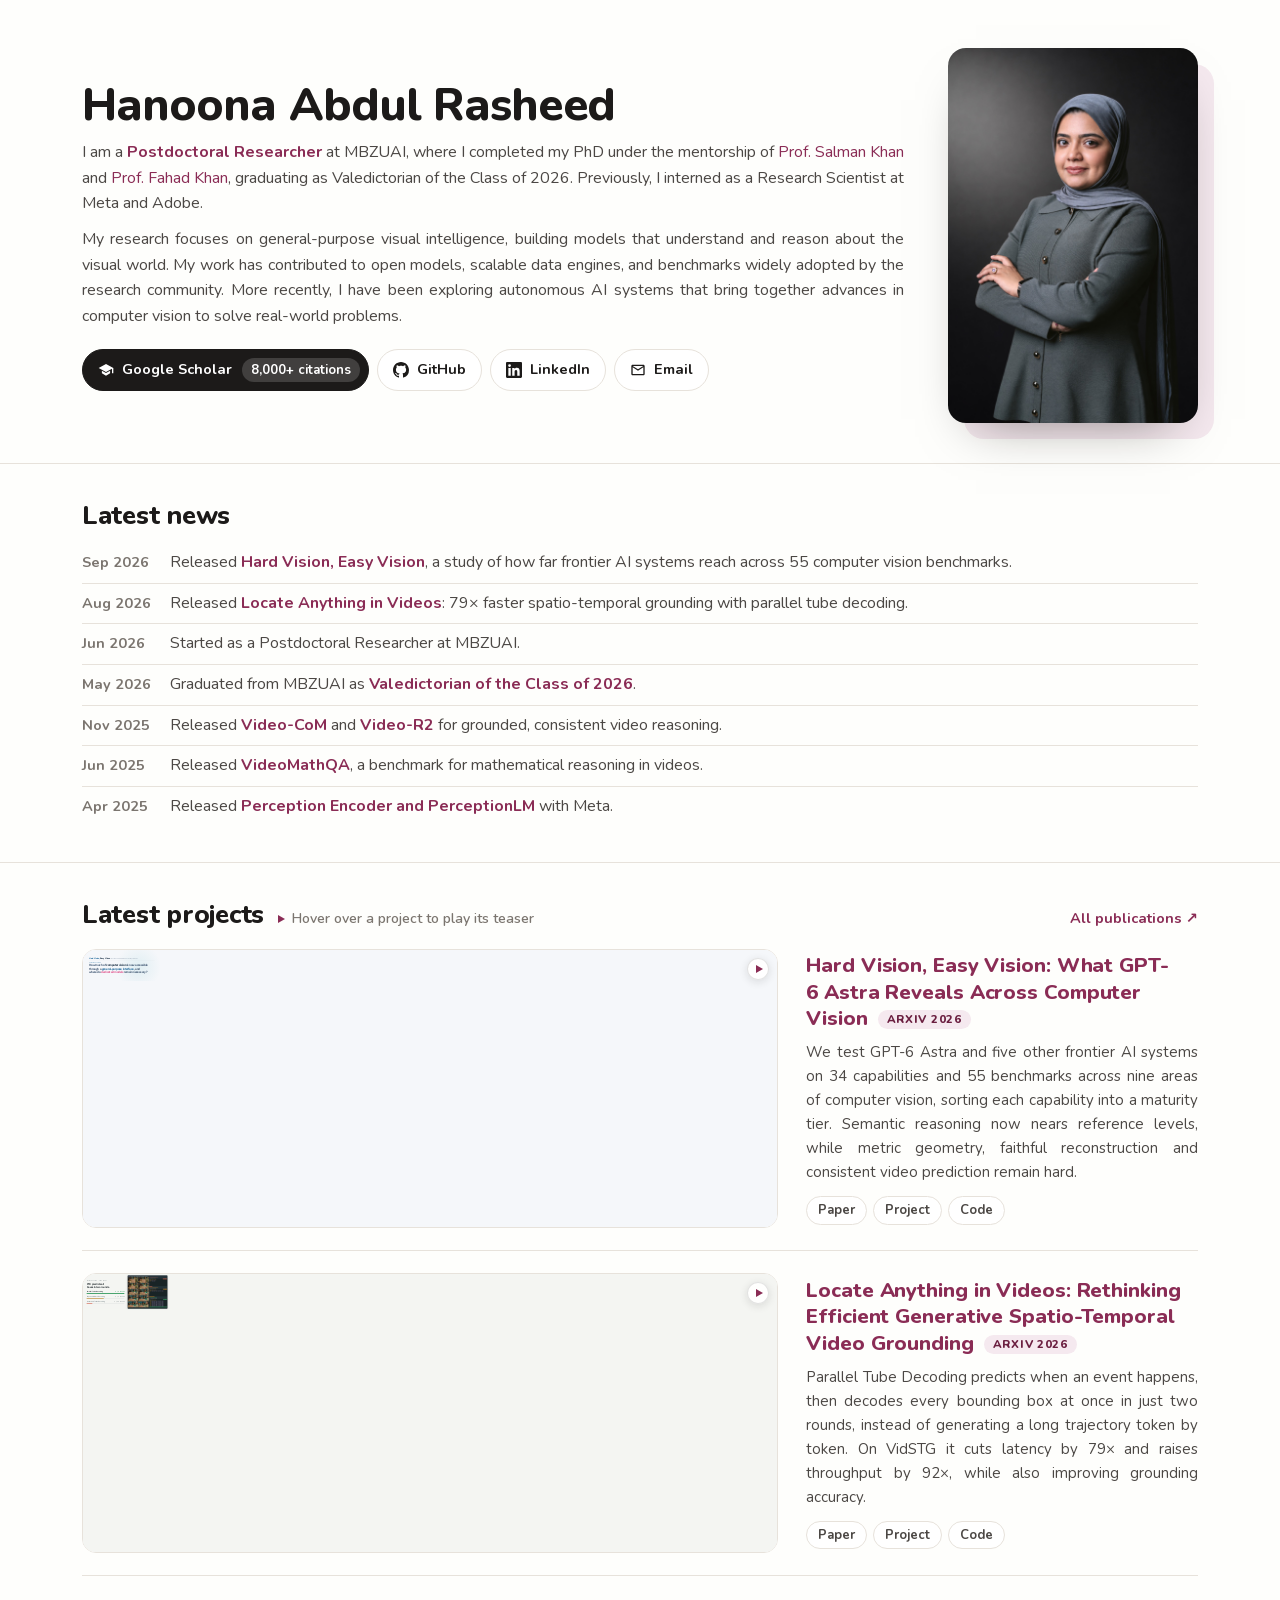
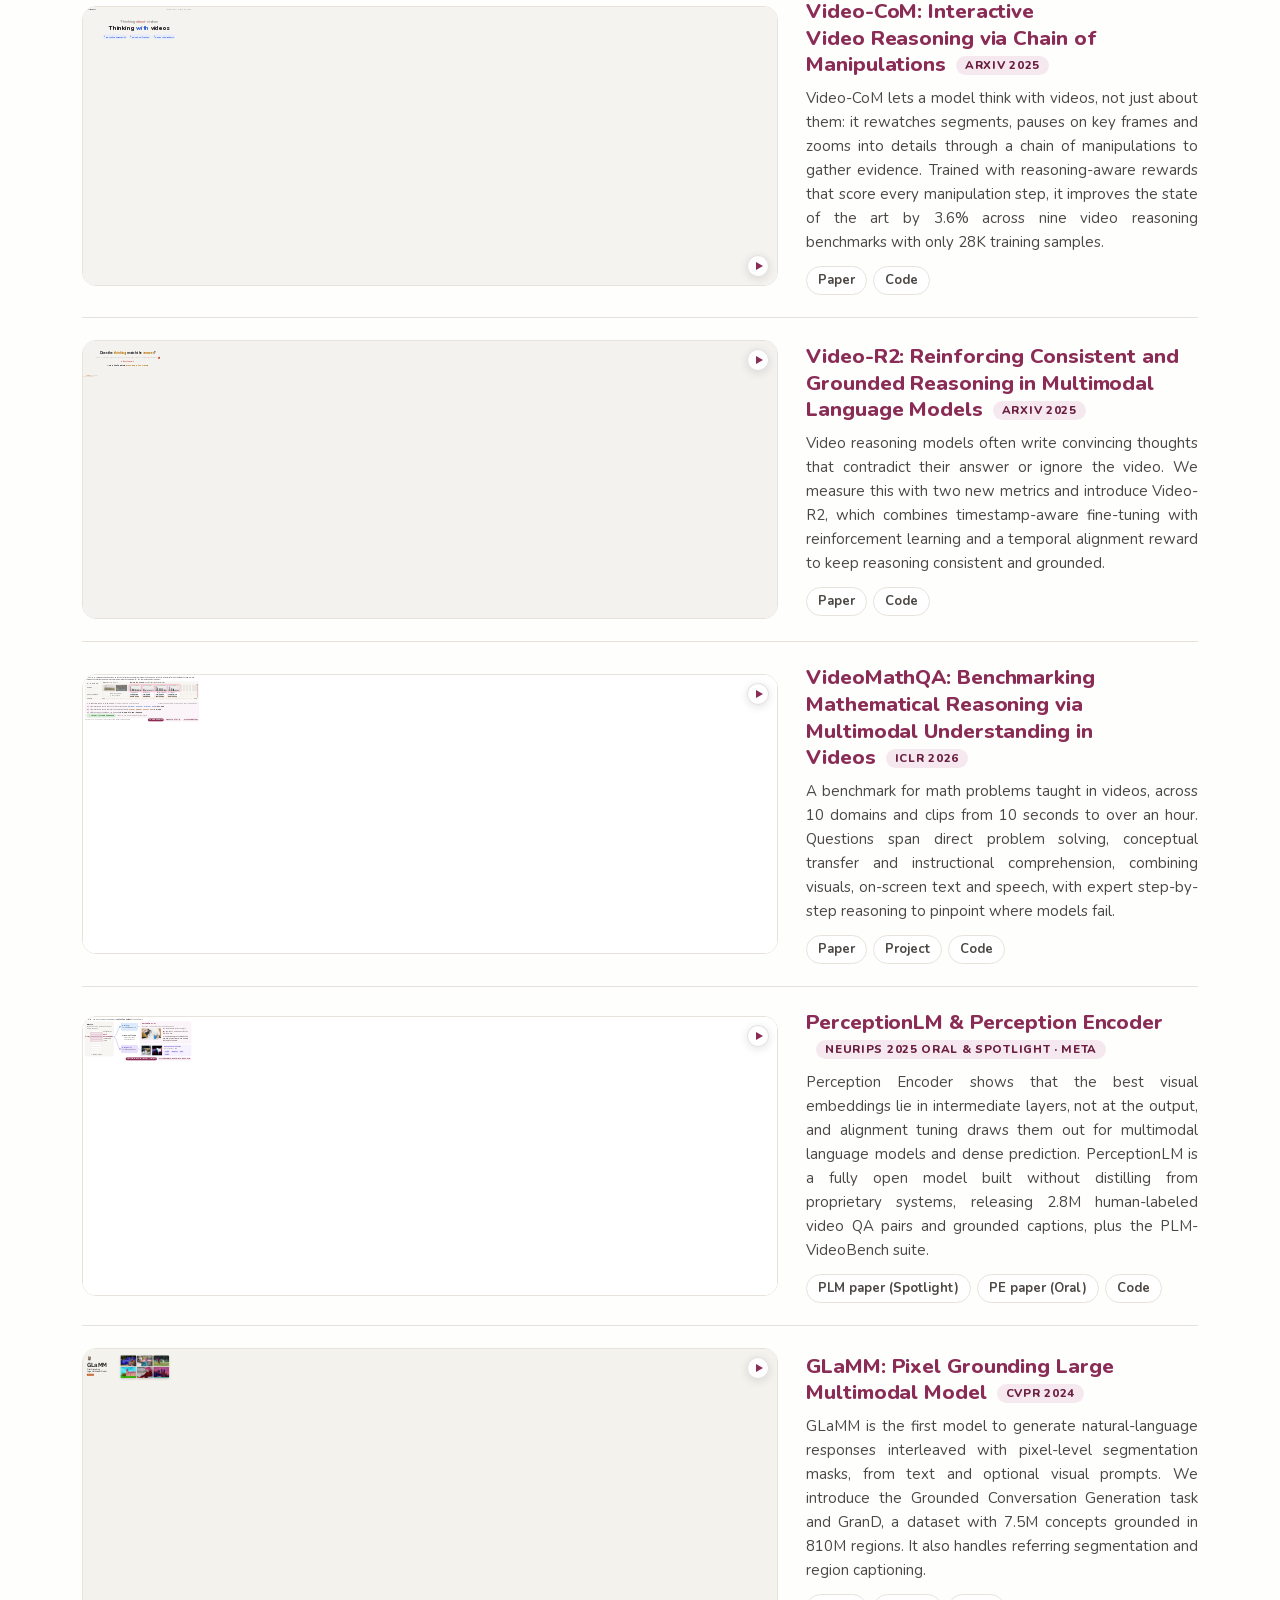
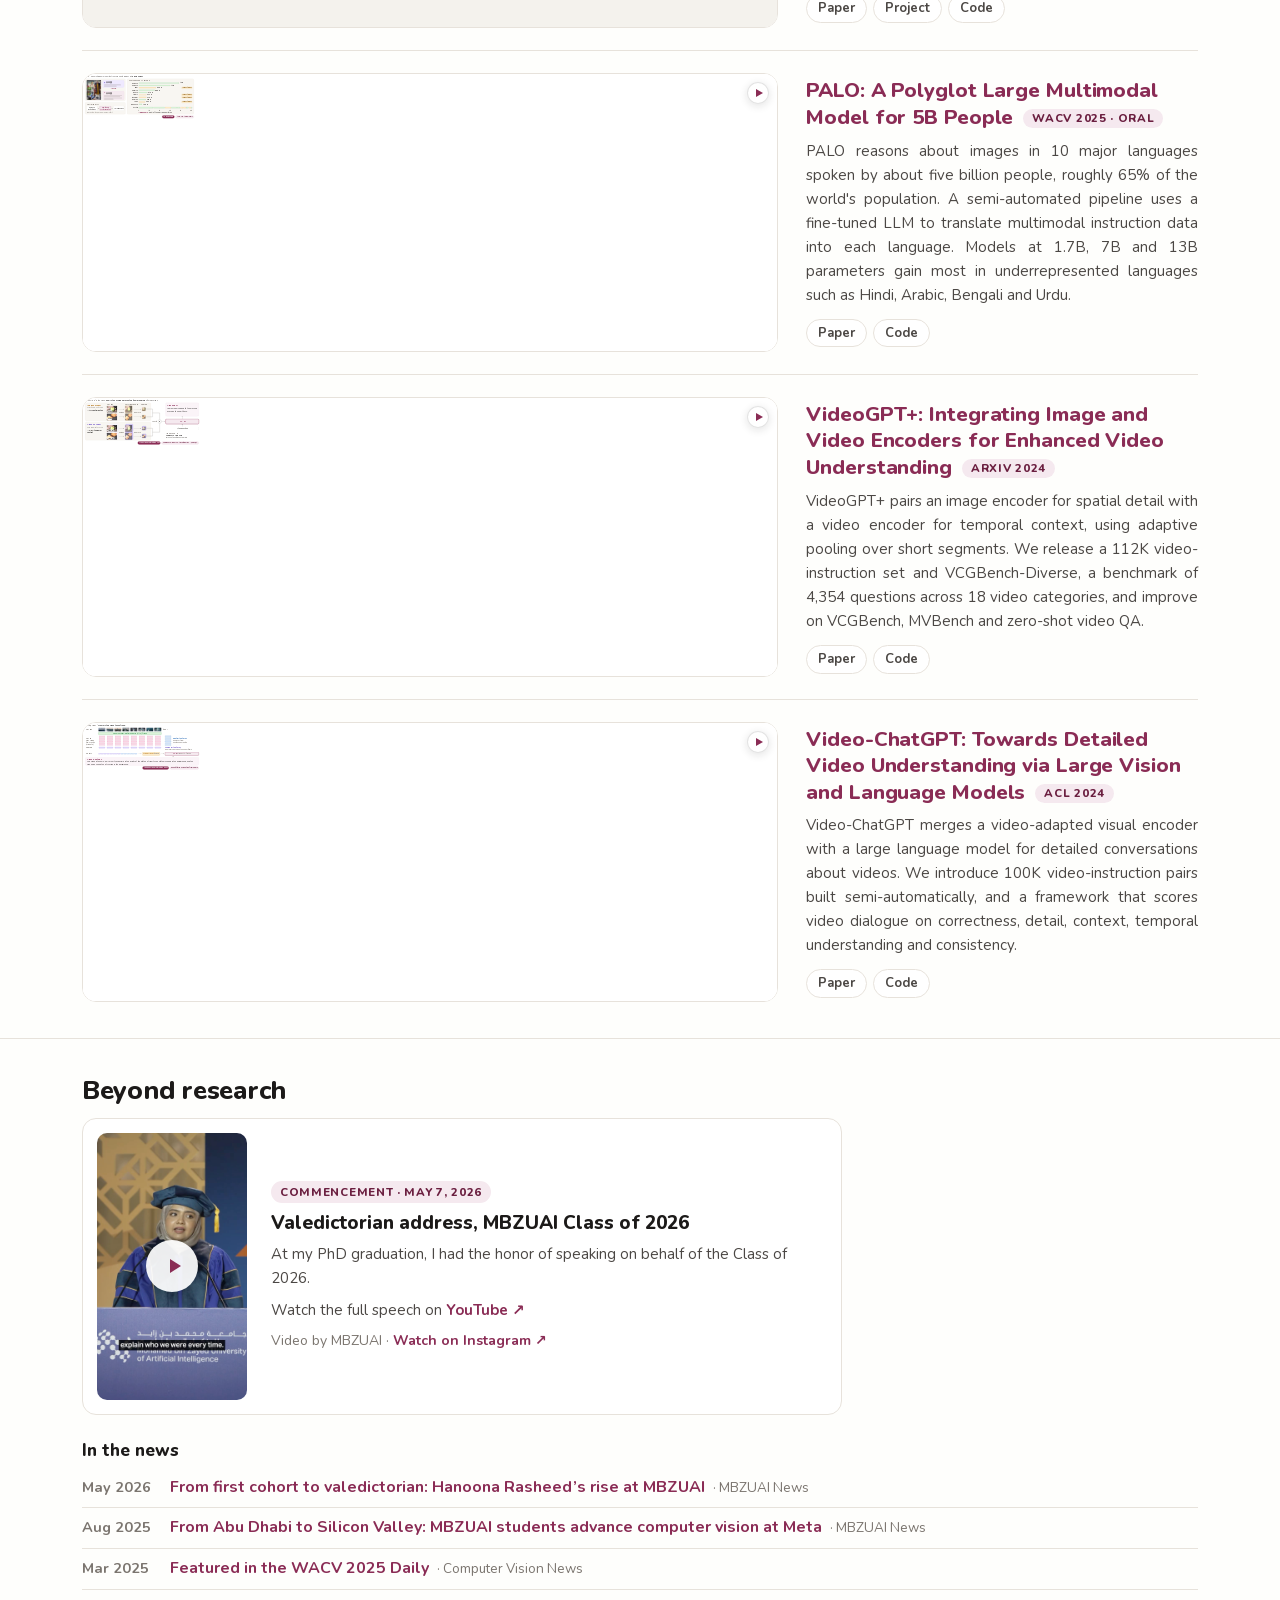
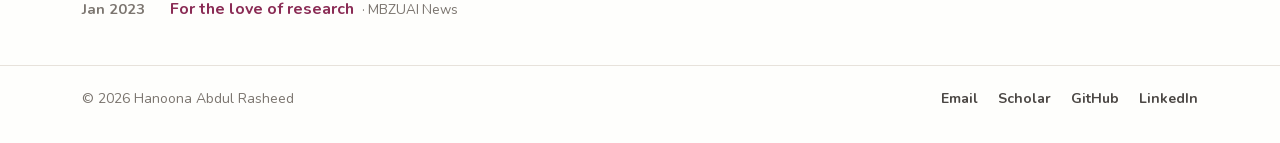
<file: index.html>
<!doctype html>
<html lang="en">
<head>
  <meta charset="utf-8">
  <meta name="viewport" content="width=device-width, initial-scale=1">
  <title>Hanoona Abdul Rasheed · Postdoctoral Researcher, MBZUAI</title>
  <meta name="description" content="Hanoona Abdul Rasheed is a Postdoctoral Researcher at MBZUAI working on general-purpose visual intelligence: models that understand and reason about the visual world.">
  <meta name="author" content="Hanoona Abdul Rasheed">

  <!-- Social previews. If you move the site (e.g. to hanoonaR.github.io), update these two URLs. -->
  <meta property="og:type" content="profile">
  <meta property="og:title" content="Hanoona Abdul Rasheed · Postdoctoral Researcher, MBZUAI">
  <meta property="og:description" content="General-purpose visual intelligence: models that understand and reason about the visual world.">
  <meta property="og:url" content="https://hanoonar.github.io/hanoonaR/">
  <meta property="og:image" content="https://hanoonar.github.io/hanoonaR/assets/img/headshot.jpg">
  <meta name="twitter:card" content="summary">

  <link rel="icon" href="data:image/svg+xml,%3Csvg xmlns='http://www.w3.org/2000/svg' viewBox='0 0 64 64'%3E%3Crect width='64' height='64' rx='14' fill='%238a2c55'/%3E%3Ctext x='32' y='45' font-family='Arial,sans-serif' font-weight='700' font-size='34' fill='%23fff' text-anchor='middle'%3EH%3C/text%3E%3C/svg%3E">
  <link rel="preload" href="assets/fonts/nunito-latin.woff2" as="font" type="font/woff2" crossorigin>
  <script>document.documentElement.classList.add("js");</script>
  <link rel="stylesheet" href="assets/css/style.css">

  <script type="application/ld+json">
  {
    "@context": "https://schema.org",
    "@type": "Person",
    "name": "Hanoona Abdul Rasheed",
    "alternateName": ["Hanoona Rasheed", "Hanoona Bangalath"],
    "jobTitle": "Postdoctoral Researcher",
    "affiliation": { "@type": "CollegeOrUniversity", "name": "Mohamed bin Zayed University of Artificial Intelligence" },
    "url": "https://hanoonar.github.io/hanoonaR/",
    "image": "https://hanoonar.github.io/hanoonaR/assets/img/headshot.jpg",
    "sameAs": [
      "https://scholar.google.com/citations?user=yhDdEuEAAAAJ",
      "https://github.com/hanoonaR",
      "https://www.linkedin.com/in/hanoona-abdul-rasheed/"
    ]
  }
  </script>
</head>

<body>
  <main>

    <!-- ================= Intro ================= -->
    <header class="hero">
      <div class="container hero-grid">
        <div class="hero-text">
          <h1>Hanoona Abdul Rasheed</h1>

          <p class="bio">
            I am a <strong>Postdoctoral Researcher</strong> at MBZUAI,
            where I completed my PhD under the mentorship of <a href="https://salman-h-khan.github.io/">Prof. Salman Khan</a> and
            <a href="https://sites.google.com/view/fahadkhans/home">Prof. Fahad Khan</a>, graduating as Valedictorian of the
            Class of 2026. Previously, I interned as a Research Scientist at Meta and Adobe.
          </p>

          <p class="bio">
            My research focuses on general-purpose visual intelligence, building models that understand and reason
            about the visual world. My work has contributed to open models, scalable data engines, and benchmarks
            widely adopted by the research community. More recently, I have been exploring autonomous AI systems that
            bring together advances in computer vision to solve real-world problems.
          </p>

          <div class="buttons">
            <a class="btn primary" href="https://scholar.google.com/citations?user=yhDdEuEAAAAJ&amp;hl=en">
              <svg viewBox="0 0 24 24" fill="currentColor" aria-hidden="true"><path d="M12 3 1 9l11 6 9-4.91V17h2V9L12 3zM5.82 13.04v4L12 20.5l6.18-3.46v-4L12 16.5l-6.18-3.46z"/></svg>
              Google Scholar
              <span class="count">8,000+ citations</span>
            </a>
            <a class="btn" href="https://github.com/hanoonaR">
              <svg viewBox="0 0 16 16" fill="currentColor" aria-hidden="true"><path d="M8 0C3.58 0 0 3.58 0 8c0 3.54 2.29 6.53 5.47 7.59.4.07.55-.17.55-.38 0-.19-.01-.82-.01-1.49-2.01.37-2.53-.49-2.69-.94-.09-.23-.48-.94-.82-1.13-.28-.15-.68-.52-.01-.53.63-.01 1.08.58 1.23.82.72 1.21 1.87.87 2.33.66.07-.52.28-.87.51-1.07-1.78-.2-3.64-.89-3.64-3.95 0-.87.31-1.59.82-2.15-.08-.2-.36-1.02.08-2.12 0 0 .67-.21 2.2.82.64-.18 1.32-.27 2-.27.68 0 1.36.09 2 .27 1.53-1.04 2.2-.82 2.2-.82.44 1.1.16 1.92.08 2.12.51.56.82 1.27.82 2.15 0 3.07-1.87 3.75-3.65 3.95.29.25.54.73.54 1.48 0 1.07-.01 1.93-.01 2.2 0 .21.15.46.55.38A8.01 8.01 0 0 0 16 8c0-4.42-3.58-8-8-8z"/></svg>
              GitHub
            </a>
            <a class="btn" href="https://www.linkedin.com/in/hanoona-abdul-rasheed/">
              <svg viewBox="0 0 24 24" fill="currentColor" aria-hidden="true"><path d="M20.45 20.45h-3.56v-5.57c0-1.33-.03-3.04-1.85-3.04-1.85 0-2.14 1.45-2.14 2.94v5.67H9.35V9h3.41v1.56h.05c.48-.9 1.64-1.85 3.37-1.85 3.6 0 4.27 2.37 4.27 5.46v6.28zM5.34 7.43a2.06 2.06 0 1 1 0-4.13 2.06 2.06 0 0 1 0 4.13zM7.12 20.45H3.56V9h3.56v11.45zM22.22 0H1.77C.79 0 0 .77 0 1.73v20.54C0 23.23.79 24 1.77 24h20.45c.98 0 1.78-.77 1.78-1.73V1.73C24 .77 23.2 0 22.22 0z"/></svg>
              LinkedIn
            </a>
            <a class="btn" href="mailto:hanoona.bangalath@mbzuai.ac.ae">
              <svg viewBox="0 0 24 24" fill="currentColor" aria-hidden="true"><path d="M20 4H4c-1.1 0-2 .9-2 2v12c0 1.1.9 2 2 2h16c1.1 0 2-.9 2-2V6c0-1.1-.9-2-2-2zm0 14H4V8l8 5 8-5v10zm-8-7L4 6h16l-8 5z"/></svg>
              Email
            </a>
          </div>
        </div>

        <figure class="portrait">
          <div class="portrait-frame">
            <img src="assets/img/headshot.jpg" width="1024" height="1536" alt="Portrait of Hanoona Abdul Rasheed">
          </div>
        </figure>
      </div>
    </header>

    <!-- ================= News =================
         One short line per item. Newest first. -->
    <section class="section" id="news">
      <div class="container">
        <div class="section-head"><h2>Latest news</h2></div>
        <ul class="news">
          <li><time datetime="2026-09">Sep 2026</time><span class="item">Released <a href="https://mbzuai-oryx.github.io/frontier-vision/">Hard Vision, Easy Vision</a>, a study of how far frontier AI systems reach across 55 computer vision benchmarks.</span></li>
          <li><time datetime="2026-08">Aug 2026</time><span class="item">Released <a href="https://mbzuai-oryx.github.io/parallel-tube-decoding/">Locate Anything in Videos</a>: 79× faster spatio-temporal grounding with parallel tube decoding.</span></li>
          <li><time datetime="2026-06">Jun 2026</time><span class="item">Started as a Postdoctoral Researcher at MBZUAI.</span></li>
          <li><time datetime="2026-05">May 2026</time><span class="item">Graduated from MBZUAI as <a href="#beyond">Valedictorian of the Class of 2026</a>.</span></li>
          <li><time datetime="2025-11">Nov 2025</time><span class="item">Released <a href="https://github.com/mbzuai-oryx/Video-CoM">Video-CoM</a> and <a href="https://github.com/mbzuai-oryx/Video-R2">Video-R2</a> for grounded, consistent video reasoning.</span></li>
          <li><time datetime="2025-06">Jun 2025</time><span class="item">Released <a href="https://mbzuai-oryx.github.io/VideoMathQA/">VideoMathQA</a>, a benchmark for mathematical reasoning in videos.</span></li>
          <li><time datetime="2025-04">Apr 2025</time><span class="item">Released <a href="https://github.com/facebookresearch/perception_models">Perception Encoder and PerceptionLM</a> with Meta.</span></li>
        </ul>
      </div>
    </section>

    <!-- ================= Latest projects =================
         To add a project: copy one <article class="project reveal"> block and point its iframe at a new
         visualization in assets/viz/. Either copy a hand-built one (e.g. assets/viz/palo.html, a 1000x400
         stage using viz.css + viz.js), or add a Claude Design clip in its own folder the way
         assets/viz/glamm/ is set up. Every visualization gets the same 5:2 frame and plays on hover.
         Keep the description to two sentences. -->
    <section class="section" id="projects">
      <div class="container">
        <div class="section-head">
          <div class="head-left">
            <h2>Latest projects</h2>
            <span class="viz-note" id="viz-note">Hover over a project to play its teaser</span>
          </div>
          <a href="https://scholar.google.com/citations?user=yhDdEuEAAAAJ&amp;hl=en">All publications ↗</a>
        </div>

        <article class="project reveal">
          <div class="project-body">
            <div class="visual">
              <iframe class="viz" data-src="assets/viz/hard-vision/index.html" title="Animated overview: Hard Vision, Easy Vision" loading="lazy"></iframe><img class="viz-still" src="assets/img/teasers/hard-vision.jpg" width="1200" height="480" loading="lazy" alt="Overview: Hard Vision, Easy Vision">
            </div>
            <div class="project-text">
              <h3><a href="https://mbzuai-oryx.github.io/frontier-vision/">Hard Vision, Easy Vision: What GPT-6 Astra Reveals Across Computer Vision</a><span class="venue">arXiv 2026</span></h3>
              <p class="desc">We test GPT-6 Astra and five other frontier AI systems on 34 capabilities and 55 benchmarks across nine areas of computer vision, sorting each capability into a maturity tier. Semantic reasoning now nears reference levels, while metric geometry, faithful reconstruction and consistent video prediction remain hard.</p>
              <p class="desc desc-short">Six frontier AI systems on 55 vision benchmarks: semantic reasoning nears reference levels, while metric geometry and dense video prediction remain hard.</p>
              <ul class="links">
                <li><a href="https://arxiv.org/abs/2609.35718">Paper</a></li>
                <li><a href="https://mbzuai-oryx.github.io/frontier-vision/">Project</a></li>
                <li><a href="https://github.com/mbzuai-oryx/frontier-vision">Code</a></li>
              </ul>
            </div>
          </div>
        </article>

        <article class="project reveal">
          <div class="project-body">
            <div class="visual">
              <iframe class="viz" data-src="assets/viz/locate-anything/index.html" title="Animated overview: Parallel Tube Decoding" loading="lazy"></iframe><img class="viz-still" src="assets/img/teasers/locate-anything.jpg" width="1200" height="480" loading="lazy" alt="Overview: Parallel Tube Decoding">
            </div>
            <div class="project-text">
              <h3><a href="https://mbzuai-oryx.github.io/parallel-tube-decoding/">Locate Anything in Videos: Rethinking Efficient Generative Spatio-Temporal Video Grounding</a><span class="venue">arXiv 2026</span></h3>
              <p class="desc">Parallel Tube Decoding predicts when an event happens, then decodes every bounding box at once in just two rounds, instead of generating a long trajectory token by token. On VidSTG it cuts latency by 79× and raises throughput by 92×, while also improving grounding accuracy.</p>
              <p class="desc desc-short">Parallel Tube Decoding finds every bounding box of a video tube in two rounds, cutting latency by 79× while improving grounding accuracy.</p>
              <ul class="links">
                <li><a href="https://arxiv.org/abs/2608.28192">Paper</a></li>
                <li><a href="https://mbzuai-oryx.github.io/parallel-tube-decoding/">Project</a></li>
                <li><a href="https://github.com/mbzuai-oryx/ParallelTubeDecoding">Code</a></li>
              </ul>
            </div>
          </div>
        </article>

        <article class="project reveal">
          <div class="project-body">
            <div class="visual">
              <iframe class="viz" data-src="assets/viz/video-com/index.html" title="Animated overview: Video-CoM" loading="lazy"></iframe><img class="viz-still" src="assets/img/teasers/video-com.jpg" width="1200" height="480" loading="lazy" alt="Overview: Video-CoM">
            </div>
            <div class="project-text">
              <h3><a href="https://github.com/mbzuai-oryx/Video-CoM">Video-CoM: Interactive Video Reasoning via Chain of Manipulations</a><span class="venue">arXiv 2025</span></h3>
              <p class="desc">Video-CoM lets a model think with videos, not just about them: it rewatches segments, pauses on key frames and zooms into details through a chain of manipulations to gather evidence. Trained with reasoning-aware rewards that score every manipulation step, it improves the state of the art by 3.6% across nine video reasoning benchmarks with only 28K training samples.</p>
              <p class="desc desc-short">Video-CoM lets a model think with videos by rewatching, pausing and zooming to gather evidence, improving the state of the art by 3.6% across nine benchmarks.</p>
              <ul class="links">
                <li><a href="https://arxiv.org/abs/2511.23477">Paper</a></li>
                <li><a href="https://github.com/mbzuai-oryx/Video-CoM">Code</a></li>
              </ul>
            </div>
          </div>
        </article>

        <article class="project reveal">
          <div class="project-body">
            <div class="visual">
              <iframe class="viz" data-src="assets/viz/video-r2/index.html" title="Animated overview: Video-R2" loading="lazy"></iframe><img class="viz-still" src="assets/img/teasers/video-r2.jpg" width="1200" height="480" loading="lazy" alt="Overview: Video-R2">
            </div>
            <div class="project-text">
              <h3><a href="https://github.com/mbzuai-oryx/Video-R2">Video-R2: Reinforcing Consistent and Grounded Reasoning in Multimodal Language Models</a><span class="venue">arXiv 2025</span></h3>
              <p class="desc">Video reasoning models often write convincing thoughts that contradict their answer or ignore the video. We measure this with two new metrics and introduce Video-R2, which combines timestamp-aware fine-tuning with reinforcement learning and a temporal alignment reward to keep reasoning consistent and grounded.</p>
              <p class="desc desc-short">Video-R2 uses reinforcement learning with a temporal alignment reward so a model's reasoning stays consistent with its answer and grounded in the video.</p>
              <ul class="links">
                <li><a href="https://arxiv.org/abs/2511.23478">Paper</a></li>
                <li><a href="https://github.com/mbzuai-oryx/Video-R2">Code</a></li>
              </ul>
            </div>
          </div>
        </article>

        <article class="project reveal">
          <div class="project-body">
            <div class="visual">
              <iframe class="viz" data-src="assets/viz/videomathqa.html" title="Animated overview: VideoMathQA" loading="lazy"></iframe><img class="viz-still" src="assets/img/teasers/videomathqa.jpg" width="1200" height="480" loading="lazy" alt="Overview: VideoMathQA">
            </div>
            <div class="project-text">
              <h3><a href="https://mbzuai-oryx.github.io/VideoMathQA/">VideoMathQA: Benchmarking Mathematical Reasoning via Multimodal Understanding in Videos</a><span class="venue">ICLR 2026</span></h3>
              <p class="desc">A benchmark for math problems taught in videos, across 10 domains and clips from 10 seconds to over an hour. Questions span direct problem solving, conceptual transfer and instructional comprehension, combining visuals, on-screen text and speech, with expert step-by-step reasoning to pinpoint where models fail.</p>
              <p class="desc desc-short">A benchmark for math problems taught in videos up to an hour long, where models must combine visuals, on-screen text and speech.</p>
              <ul class="links">
                <li><a href="https://arxiv.org/abs/2506.05349">Paper</a></li>
                <li><a href="https://mbzuai-oryx.github.io/VideoMathQA/">Project</a></li>
                <li><a href="https://github.com/mbzuai-oryx/VideoMathQA">Code</a></li>
              </ul>
            </div>
          </div>
        </article>

        <article class="project reveal">
          <div class="project-body">
            <div class="visual">
              <iframe class="viz" data-src="assets/viz/perceptionlm.html" title="Animated overview: PerceptionLM and Perception Encoder" loading="lazy"></iframe><img class="viz-still" src="assets/img/teasers/perceptionlm.jpg" width="1200" height="480" loading="lazy" alt="Overview: PerceptionLM and Perception Encoder">
            </div>
            <div class="project-text">
              <h3><a href="https://github.com/facebookresearch/perception_models">PerceptionLM &amp; Perception Encoder</a><span class="venue">NeurIPS 2025 Oral &amp; Spotlight · Meta</span></h3>
              <p class="desc">Perception Encoder shows that the best visual embeddings lie in intermediate layers, not at the output, and alignment tuning draws them out for multimodal language models and dense prediction. PerceptionLM is a fully open model built without distilling from proprietary systems, releasing 2.8M human-labeled video QA pairs and grounded captions, plus the PLM-VideoBench suite.</p>
              <p class="desc desc-short">Fully open vision encoders and vision-language models from Meta, released with 2.8M human-labeled video QA pairs and grounded captions.</p>
              <ul class="links">
                <li><a href="https://arxiv.org/abs/2504.13180">PLM paper (Spotlight)</a></li>
                <li><a href="https://arxiv.org/abs/2504.13181">PE paper (Oral)</a></li>
                <li><a href="https://github.com/facebookresearch/perception_models">Code</a></li>
              </ul>
            </div>
          </div>
        </article>

        <article class="project reveal">
          <div class="project-body">
            <div class="visual">
              <iframe class="viz" data-src="assets/viz/glamm/index.html" title="Animated overview: GLaMM" loading="lazy"></iframe><img class="viz-still" src="assets/img/teasers/glamm.jpg" width="1200" height="480" loading="lazy" alt="Overview: GLaMM">
            </div>
            <div class="project-text">
              <h3><a href="https://mbzuai-oryx.github.io/groundingLMM/">GLaMM: Pixel Grounding Large Multimodal Model</a><span class="venue">CVPR 2024</span></h3>
              <p class="desc">GLaMM is the first model to generate natural-language responses interleaved with pixel-level segmentation masks, from text and optional visual prompts. We introduce the Grounded Conversation Generation task and GranD, a dataset with 7.5M concepts grounded in 810M regions. It also handles referring segmentation and region captioning.</p>
              <p class="desc desc-short">The first model to answer in natural language with pixel-level masks for the objects it mentions, trained on 7.5M concepts grounded in 810M regions.</p>
              <ul class="links">
                <li><a href="https://arxiv.org/abs/2311.03356">Paper</a></li>
                <li><a href="https://mbzuai-oryx.github.io/groundingLMM/">Project</a></li>
                <li><a href="https://github.com/mbzuai-oryx/groundingLMM">Code</a></li>
              </ul>
            </div>
          </div>
        </article>

        <article class="project reveal">
          <div class="project-body">
            <div class="visual">
              <iframe class="viz" data-src="assets/viz/palo.html" title="Animated overview: PALO" loading="lazy"></iframe><img class="viz-still" src="assets/img/teasers/palo.jpg" width="1200" height="480" loading="lazy" alt="Overview: PALO">
            </div>
            <div class="project-text">
              <h3><a href="https://github.com/mbzuai-oryx/PALO">PALO: A Polyglot Large Multimodal Model for 5B People</a><span class="venue">WACV 2025 · Oral</span></h3>
              <p class="desc">PALO reasons about images in 10 major languages spoken by about five billion people, roughly 65% of the world's population. A semi-automated pipeline uses a fine-tuned LLM to translate multimodal instruction data into each language. Models at 1.7B, 7B and 13B parameters gain most in underrepresented languages such as Hindi, Arabic, Bengali and Urdu.</p>
              <p class="desc desc-short">A multimodal model that reasons about images in 10 languages spoken by about five billion people, with the largest gains in underrepresented languages.</p>
              <ul class="links">
                <li><a href="https://arxiv.org/abs/2402.14818">Paper</a></li>
                <li><a href="https://github.com/mbzuai-oryx/PALO">Code</a></li>
              </ul>
            </div>
          </div>
        </article>

        <article class="project reveal">
          <div class="project-body">
            <div class="visual">
              <iframe class="viz" data-src="assets/viz/videogpt-plus.html" title="Animated overview: VideoGPT+" loading="lazy"></iframe><img class="viz-still" src="assets/img/teasers/videogpt-plus.jpg" width="1200" height="480" loading="lazy" alt="Overview: VideoGPT+">
            </div>
            <div class="project-text">
              <h3><a href="https://github.com/mbzuai-oryx/VideoGPT-plus">VideoGPT+: Integrating Image and Video Encoders for Enhanced Video Understanding</a><span class="venue">arXiv 2024</span></h3>
              <p class="desc">VideoGPT+ pairs an image encoder for spatial detail with a video encoder for temporal context, using adaptive pooling over short segments. We release a 112K video-instruction set and VCGBench-Diverse, a benchmark of 4,354 questions across 18 video categories, and improve on VCGBench, MVBench and zero-shot video QA.</p>
              <p class="desc desc-short">VideoGPT+ pairs an image encoder for spatial detail with a video encoder for temporal context, and releases a 112K video-instruction set.</p>
              <ul class="links">
                <li><a href="https://arxiv.org/abs/2406.09418">Paper</a></li>
                <li><a href="https://github.com/mbzuai-oryx/VideoGPT-plus">Code</a></li>
              </ul>
            </div>
          </div>
        </article>

        <article class="project reveal">
          <div class="project-body">
            <div class="visual">
              <iframe class="viz" data-src="assets/viz/video-chatgpt.html" title="Animated overview: Video-ChatGPT" loading="lazy"></iframe><img class="viz-still" src="assets/img/teasers/video-chatgpt.jpg" width="1200" height="480" loading="lazy" alt="Overview: Video-ChatGPT">
            </div>
            <div class="project-text">
              <h3><a href="https://github.com/mbzuai-oryx/Video-ChatGPT">Video-ChatGPT: Towards Detailed Video Understanding via Large Vision and Language Models</a><span class="venue">ACL 2024</span></h3>
              <p class="desc">Video-ChatGPT merges a video-adapted visual encoder with a large language model for detailed conversations about videos. We introduce 100K video-instruction pairs built semi-automatically, and a framework that scores video dialogue on correctness, detail, context, temporal understanding and consistency.</p>
              <p class="desc desc-short">Video-ChatGPT joins a video-adapted visual encoder with a language model for detailed video conversations, trained on 100K video-instruction pairs.</p>
              <ul class="links">
                <li><a href="https://arxiv.org/abs/2306.05424">Paper</a></li>
                <li><a href="https://github.com/mbzuai-oryx/Video-ChatGPT">Code</a></li>
              </ul>
            </div>
          </div>
        </article>
      </div>
    </section>

    <!-- ================= Beyond research =================
         Add more moments by copying the <div class="moment reveal"> block. -->
    <section class="section" id="beyond">
      <div class="container">
        <div class="section-head"><h2>Beyond research</h2></div>

        <div class="moment reveal">
          <!-- Clicking the thumbnail opens the video large (see the <dialog> below) -->
          <button class="video-thumb" type="button" data-video="commencement-video" data-phone-href="https://www.youtube.com/watch?v=MQ2QaSvnjlA&amp;t=170s" aria-label="Play the valedictorian address">
            <img src="assets/img/commencement-poster.jpg" width="720" height="1280" loading="lazy" alt="">
            <span class="play" aria-hidden="true"><svg viewBox="0 0 24 24"><path d="M8 5v14l11-7z"/></svg></span>
          </button>
          <div>
            <span class="venue">Commencement · May 7, 2026</span>
            <h3>Valedictorian address, MBZUAI Class of 2026</h3>
            <p>At my PhD graduation, I had the honor of speaking on behalf of the Class of 2026.</p>
            <p class="watch">Watch the full speech on <a href="https://www.youtube.com/watch?v=MQ2QaSvnjlA&amp;t=170s">YouTube ↗</a></p>
            <p class="credit">Video by MBZUAI · <a href="https://www.instagram.com/reel/DYHKAMQk8W_/">Watch on Instagram ↗</a></p>
          </div>
        </div>

        <dialog class="video-dialog" id="commencement-video" aria-label="Valedictorian address, MBZUAI Class of 2026">
          <button class="dialog-close" type="button" aria-label="Close video">×</button>
          <video controls playsinline preload="none" width="720" height="1280" poster="assets/img/commencement-poster.jpg">
            <source src="assets/video/valedictorian-address.mp4" type="video/mp4">
            <a href="https://www.instagram.com/reel/DYHKAMQk8W_/">Watch the address on Instagram</a>
          </video>
        </dialog>

        <!-- Articles and features about me. Add new ones at the top. -->
        <div class="press reveal">
          <h3>In the news</h3>
          <ul class="news">
            <li><time datetime="2026-05">May 2026</time><span class="item"><a href="https://mbzuai.ac.ae/news-events/news/first-cohort-valedictorian-hanoona-rasheeds-rise-mbzuai">From first cohort to valedictorian: Hanoona Rasheed’s rise at MBZUAI</a><span class="src">MBZUAI News</span></span></li>
            <li><time datetime="2025-08">Aug 2025</time><span class="item"><a href="https://mbzuai.ac.ae/news-events/news/abu-dhabi-silicon-valley-mbzuai-students-advance-computer-vision-meta">From Abu Dhabi to Silicon Valley: MBZUAI students advance computer vision at Meta</a><span class="src">MBZUAI News</span></span></li>
            <li><time datetime="2025-03">Mar 2025</time><span class="item"><a href="https://rsipvision.com/WACV2025-Sunday/2">Featured in the WACV 2025 Daily</a><span class="src">Computer Vision News</span></span></li>
            <li><time datetime="2023-01">Jan 2023</time><span class="item"><a href="https://mbzuai.ac.ae/news-events/news/the-love-research">For the love of research</a><span class="src">MBZUAI News</span></span></li>
          </ul>
        </div>
      </div>
    </section>
  </main>

  <footer class="site-footer">
    <div class="container footer-row">
      <span>© 2026 Hanoona Abdul Rasheed</span>
      <nav aria-label="Elsewhere">
        <a href="mailto:hanoona.bangalath@mbzuai.ac.ae">Email</a>
        <a href="https://scholar.google.com/citations?user=yhDdEuEAAAAJ&amp;hl=en">Scholar</a>
        <a href="https://github.com/hanoonaR">GitHub</a>
        <a href="https://www.linkedin.com/in/hanoona-abdul-rasheed/">LinkedIn</a>
      </nav>
    </div>
  </footer>

  <script>
    // Phones (small screens, or a phone held sideways) get no videos: each project shows a
    // still image of its teaser, and the speech thumbnail opens YouTube instead of a player.
    var phoneQuery = window.matchMedia("(max-width: 640px), (hover: none) and (max-height: 500px)");

    // Video thumbnails: click to open the video large; close with ×, Esc, or a click outside.
    document.querySelectorAll("[data-video]").forEach(function (thumb) {
      var dialog = document.getElementById(thumb.dataset.video);
      var video = dialog.querySelector("video");
      thumb.addEventListener("click", function () {
        if (phoneQuery.matches && thumb.dataset.phoneHref) {
          window.open(thumb.dataset.phoneHref, "_blank", "noopener");
          return;
        }
        dialog.showModal();
        video.play();
      });
      dialog.querySelector(".dialog-close").addEventListener("click", function () { dialog.close(); });
      dialog.addEventListener("click", function (e) { if (e.target === dialog) dialog.close(); });
      dialog.addEventListener("close", function () { video.pause(); });
    });

    var reduceMotion = window.matchMedia("(prefers-reduced-motion: reduce)").matches;

    // Each project's animation plays while the pointer is anywhere over its row
    // (title, figure or text); on touch screens a tap on the row toggles it.
    // Never with reduced motion (the animations themselves ignore play then).
    var canHover = window.matchMedia("(hover: hover)").matches;
    var vizNote = document.getElementById("viz-note");
    if (vizNote && !canHover) vizNote.textContent = "Tap a project to play its teaser";
    var tellViz = function (frame, cmd) {
      try { frame.contentWindow.postMessage({ viz: cmd }, "*"); } catch (err) {}
    };

    // Teasers load only on larger screens (their iframes carry data-src, not src); phones keep
    // the still images. Re-checked if the window changes size or a tablet is rotated.
    var setTeasers = function () {
      var live = !phoneQuery.matches;
      document.documentElement.classList.toggle("viz-live", live);
      document.querySelectorAll("iframe.viz").forEach(function (f) {
        if (live && !f.getAttribute("src")) f.src = f.dataset.src;
        if (!live) tellViz(f, "pause");
      });
      if (vizNote) vizNote.hidden = reduceMotion || !live;
    };
    setTeasers();
    if (phoneQuery.addEventListener) phoneQuery.addEventListener("change", setTeasers);
    else if (phoneQuery.addListener) phoneQuery.addListener(setTeasers);
    var vizRows = [];
    // play while the pointer is over the row or over the figure itself
    var updateRow = function (r) {
      var on = r.rowHover || r.frameHover;
      if (on !== r.on) { r.on = on; tellViz(r.frame, on ? "play" : "pause"); }
    };
    window.addEventListener("message", function (e) {
      if (!e.data || typeof e.data.vizHover !== "boolean") return;
      vizRows.forEach(function (r) {
        if (r.frame.contentWindow === e.source) { r.frameHover = e.data.vizHover; updateRow(r); }
      });
    });
    document.querySelectorAll("article.project").forEach(function (row) {
      var frame = row.querySelector("iframe.viz");
      if (!frame) return;
      if (canHover) {
        var r = { row: row, frame: frame, rowHover: false, frameHover: false, on: false };
        vizRows.push(r);
        row.addEventListener("mouseenter", function () { r.rowHover = true; updateRow(r); });
        row.addEventListener("mouseleave", function () { r.rowHover = false; updateRow(r); });
        // if the pointer is already on the row when its animation finishes loading
        frame.addEventListener("load", function () { r.on = false; r.frameHover = false; updateRow(r); });
      } else {
        row.addEventListener("click", function (e) {
          if (e.target.closest("a")) return;  // links keep working
          tellViz(frame, "toggle");
        });
      }
    });

    if ("IntersectionObserver" in window) {
      // Project animations (assets/viz/*.html) play only while their row is hovered (or
      // tapped); this just stops one that is still playing when it scrolls off screen.
      var vizWatcher = new IntersectionObserver(function (entries) {
        entries.forEach(function (e) {
          if (!e.isIntersecting) {
            try { e.target.contentWindow.postMessage({ viz: "pause" }, "*"); } catch (err) {}
          }
        });
      }, { threshold: 0 });
      document.querySelectorAll("iframe.viz").forEach(function (f) { vizWatcher.observe(f); });

      // Rows below the screen start faded and rise in as you scroll to them.
      // Anything already on screen is never hidden.
      if (!reduceMotion) {
        var revealWatcher = new IntersectionObserver(function (entries) {
          entries.forEach(function (e) {
            if (e.isIntersecting) { e.target.classList.remove("pending"); revealWatcher.unobserve(e.target); }
          });
        }, { threshold: 0.12 });
        document.querySelectorAll(".reveal").forEach(function (el) {
          if (el.getBoundingClientRect().top > window.innerHeight) {
            el.classList.add("pending");
            revealWatcher.observe(el);
          }
        });
      }
    }
  </script>

  <!-- Visit tracking (GoatCounter: cookie-free). Dashboard: https://hanoonar.goatcounter.com
       Only this page carries the snippet; the assets/viz/ pages are iframes and would double-count. -->
  <script data-goatcounter="https://hanoonar.goatcounter.com/count" async src="//gc.zgo.at/count.js"></script>
</body>
</html>
</file>
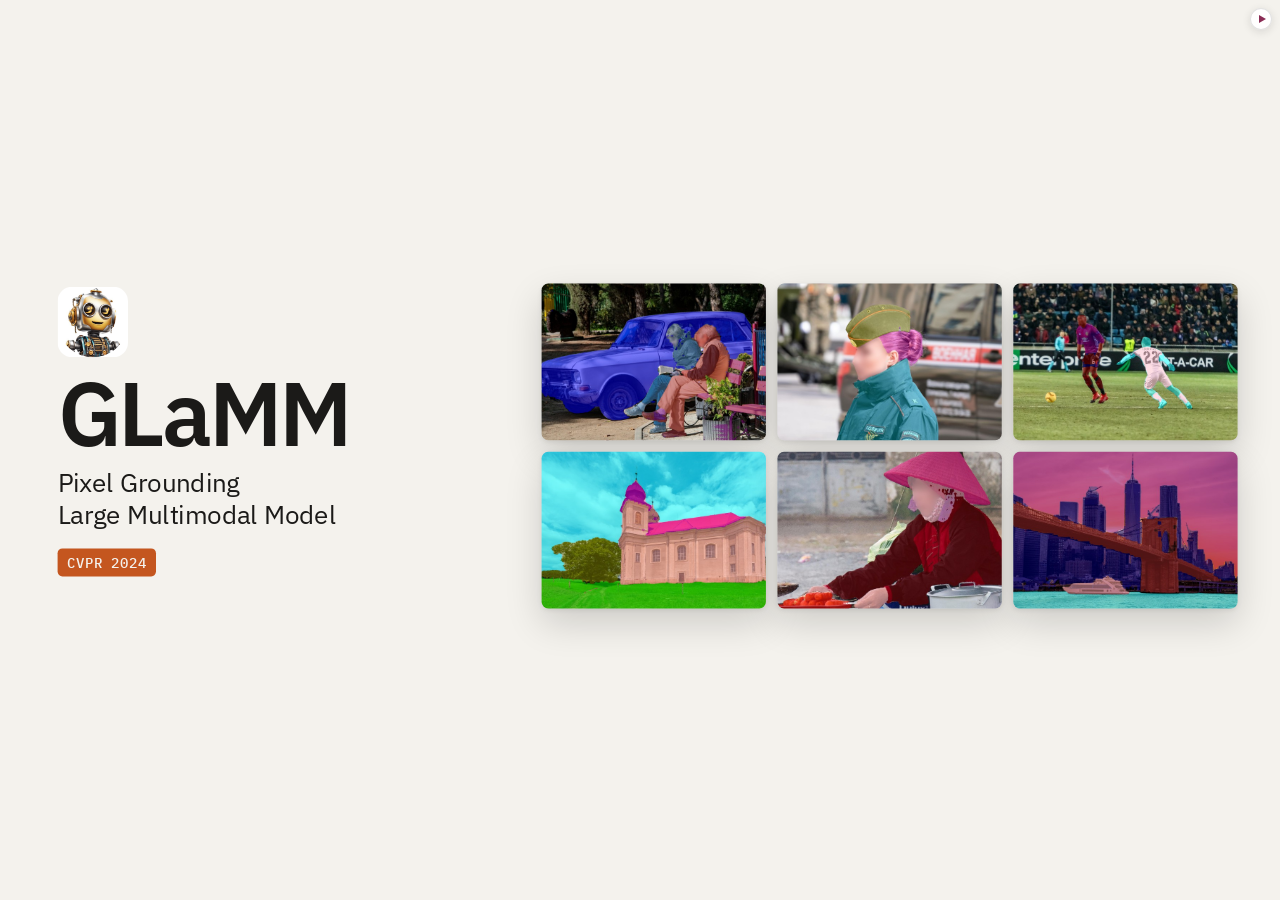
<file: assets/viz/glamm/index.html>
<!doctype html>
<html lang="en">
<head>
<meta charset="utf-8">
<meta name="viewport" content="width=device-width, initial-scale=1">
<title>GLaMM — explainer clip v2</title>
<link rel="preconnect" href="https://fonts.googleapis.com">
<link href="https://fonts.googleapis.com/css2?family=IBM+Plex+Mono:wght@400;500&family=IBM+Plex+Sans:wght@400;500;600&display=swap" rel="stylesheet">
<link rel="stylesheet" href="../viz.css">
<style>.stage { width: 1600px; height: 640px; } html, body { background: #f4f2ed; }
/* The export's player backdrop (#0d0d0c) showed as a thin dark line at the card edges; match it to the clip's own background */
.stage > div:first-child { background: #f4f2ed !important; }</style>
</head>
<body>
<!-- Hanoona's "GLaMM Explainer v2" exactly as exported from Claude Design.
     glamm.js = glamm-video-v2.jsx compiled as-is (plus one start line); cut/ and img/ are the original files.
     ../dc-lite.js stands in for the Claude Design runtime; ../viz.js handles play/pause and reduced motion. -->
<div class="stage" data-loop="32.9" data-rest="1.6" role="img"
     aria-label="GLaMM explainer: GLaMM answers a question about an image while each phrase gets its segmentation mask; the architecture assembles from image and region encoders through the LLM to the pixel decoder; the four-level GranD annotation pipeline; the GranD dataset with 810M regions and 7.5M concepts; and multi-turn referring segmentation chats."></div>
<script>
  window.OM_SCENES = '[{"name":"Open","dur":2.6,"desc":"GLaMM title beside a mosaic of grounded-caption results"},{"name":"Ask","dur":4.6,"desc":"A user asks for a description; the answer types out and masks scan onto the balloon"},{"name":"Model","dur":6.7,"desc":"The architecture assembles block by block as the camera follows data from encoders to LLM to pixel decoder"},{"name":"Pipeline","dur":7.6,"desc":"Semi-automatic GranD annotation: four levels light up in turn on one photo, each verified"},{"name":"Data","dur":4.8,"desc":"A GranD photo is scanned into dense masks; labels and dataset-scale counters pop in"},{"name":"Chat","dur":4.6,"desc":"Three multi-turn chats: each follow-up question re-segments the same photo"},{"name":"Outro","dur":2,"desc":"Mosaic and title rebuild to match the first frame for a seamless loop"}]';
  window.OM_PLAYBACK = '{"mode":"loop"}';
  window.TWEAK_DEFAULTS = {"motionEditor":true,"theme":"light"};
</script>
<script src="../vendor/react.production.min.js"></script>
<script src="../vendor/react-dom.production.min.js"></script>
<script src="../dc-lite.js"></script>
<script src="glamm.js"></script>
<script>dcMount();</script>
<script src="../viz.js"></script>
</body>
</html>
</file>
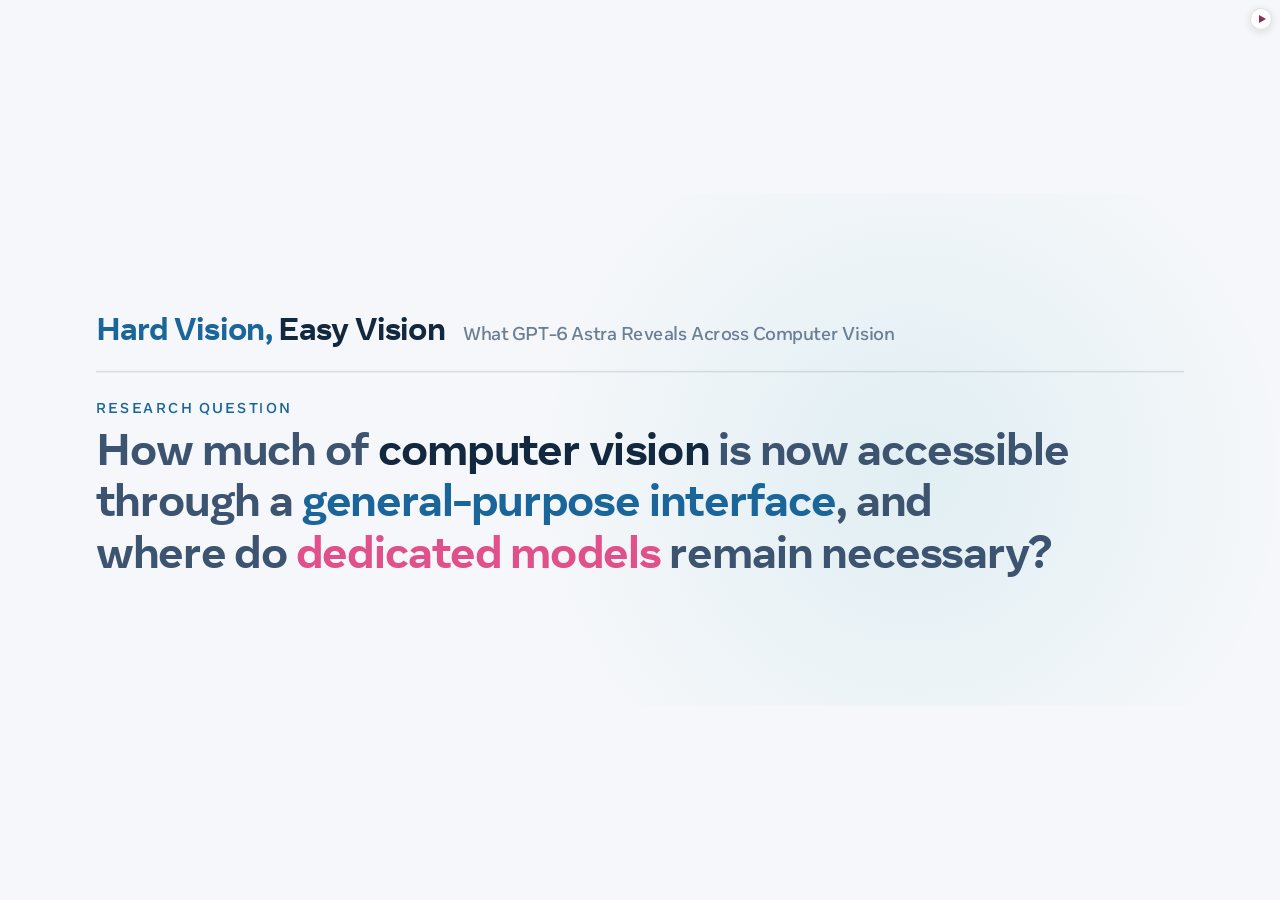
<file: assets/viz/hard-vision/index.html>
<!doctype html>
<html lang="en">
<head>
<meta charset="utf-8">
<meta name="viewport" content="width=device-width, initial-scale=1">
<title>Frontier Vision Clip</title>
<style>
@font-face { font-family: "Optimistic Web"; src: url("assets/fonts/optimistic-variable.ttf") format("truetype"); font-weight: 300 800; }
@font-face { font-family: "Optimistic Display"; src: url("assets/fonts/optimistic-display-bold.ttf") format("truetype"); font-weight: 700; }
a { color: #1a6599; } a:hover { color: #134f78; }
</style>
<link rel="stylesheet" href="../viz.css">
<style>.stage { width: 1600px; height: 640px; } html, body { background: #f5f7fa; }</style>
</head>
<body>
<!-- Hanoona's "Frontier Vision Clip" exactly as exported from Claude Design.
     fv.js = fv-piece.jsx compiled as-is (plus one start line); assets/ and sheets/ are the original files.
     ../dc-lite.js stands in for the Claude Design runtime; ../viz.js handles hover-to-play and reduced motion. -->
<div class="stage" data-loop="65.5" data-rest="5.5" role="img"
     aria-label="Hard Vision, Easy Vision explainer: six frontier models evaluated on 34 capabilities and 55 benchmarks; a tour of the capability areas; GPT-6 Astra outputs for car detection, referring segmentation, depth estimation and video object tracking; a maturity-tier chart of the best generalist relative to the reference; and the finding: semantic competence versus perceptual precision."></div>
<script>
  window.OM_SCENES = '[{"name":"Title","dur":6,"desc":"Paper title, then the research question builds word by word"},{"name":"Study","dur":5,"desc":"Six frontier models, 34 capabilities, 55 benchmarks; compared with each other, specialists and humans"},{"name":"Coverage","dur":13,"desc":"One panel per capability area with the project-page example tiles"},{"name":"Detection","dur":5,"desc":"Sequential box output on 146 cars"},{"name":"Segmentation","dur":7,"desc":"Referring segmentation of the rabbit tattoo, step by step"},{"name":"Depth","dur":8.5,"desc":"Depth map built as a program, step by step"},{"name":"VideoSeg","dur":6,"desc":"Gold-fish tracking from a first-frame mask"},{"name":"Tiers","dur":7,"desc":"Maturity-tier bar chart: best generalist as a percentage of the reference"},{"name":"Finding","dur":6.5,"desc":"Semantic competence vs perceptual precision as two lists of points"},{"name":"Outro","dur":1.5,"desc":"Fades to the blank paper background so the loop restarts cleanly"}]';
  window.OM_PLAYBACK = '{"mode":"loop"}';
</script>
<script src="../vendor/react.production.min.js"></script>
<script src="../vendor/react-dom.production.min.js"></script>
<script src="../dc-lite.js"></script>
<script src="fv.js"></script>
<script>dcMount();</script>
<script src="../viz.js"></script>
</body>
</html>
</file>
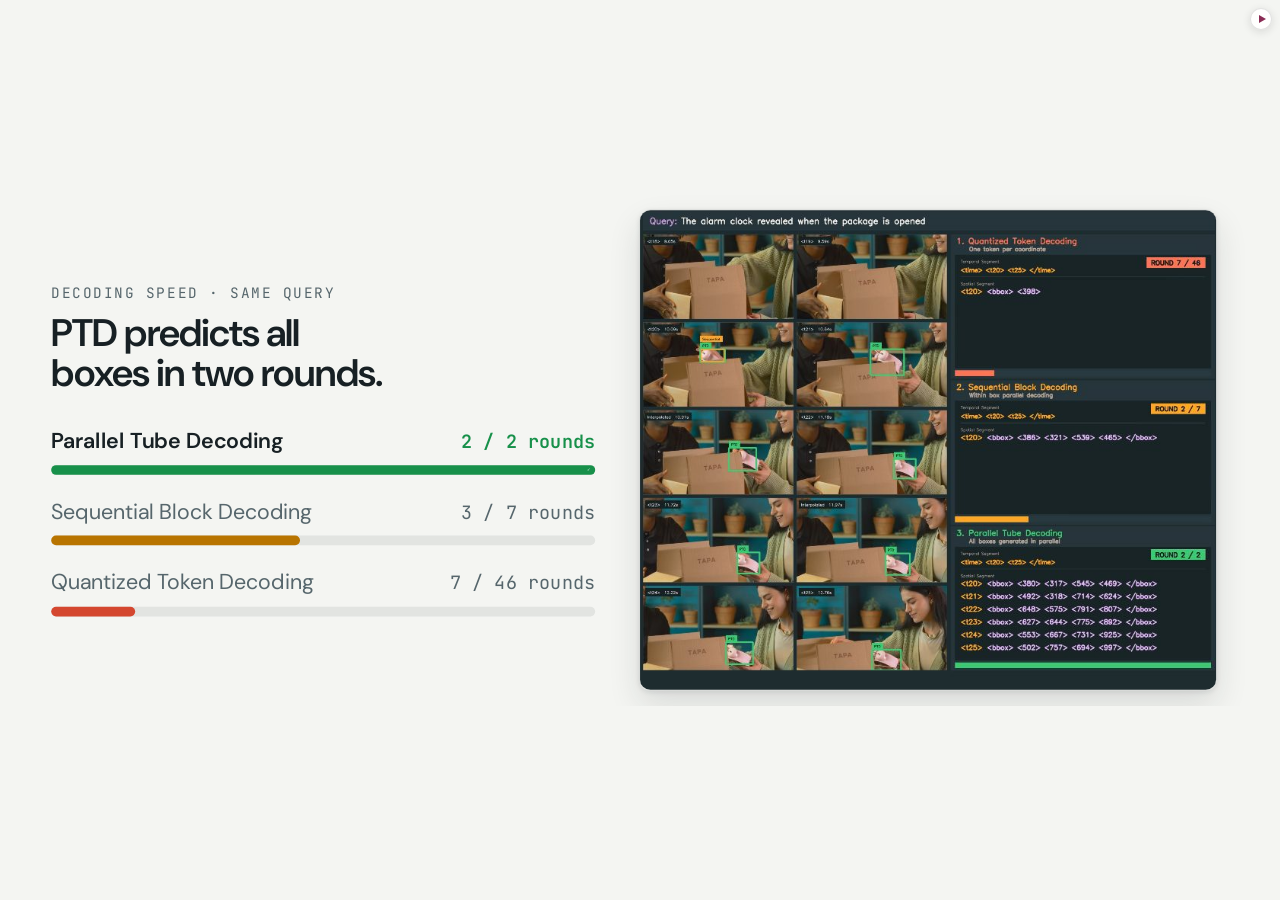
<file: assets/viz/locate-anything/index.html>
<!doctype html>
<html lang="en">
<head>
<meta charset="utf-8">
<meta name="viewport" content="width=device-width, initial-scale=1">
<title>PTD Explainer</title>
<link rel="preconnect" href="https://fonts.googleapis.com">
<link rel="stylesheet" href="https://fonts.googleapis.com/css2?family=DM+Sans:opsz,wght@9..40,400;9..40,600;9..40,700&family=JetBrains+Mono:wght@400;700&display=swap">
<link rel="stylesheet" href="../viz.css">
<style>.stage { width: 1600px; height: 640px; } html, body { background: #f4f5f2; }</style>
</head>
<body>
<!-- Hanoona's "PTD Explainer" exactly as exported from Claude Design.
     ptd.js = ptd-piece.jsx compiled as-is (plus one start line); seq/ holds the original frames.
     ../dc-lite.js stands in for the Claude Design runtime; ../viz.js handles play/pause and reduced motion. -->
<div class="stage" data-loop="27.4" data-rest="14" role="img"
     aria-label="Parallel Tube Decoding explainer: four decoding strategies and their rounds per tube; a race where PTD finishes the tube in 2 rounds while sequential and quantized decoders are still running; a qualitative comparison with STVG-R1 and DEViL; and results: 79 times lower latency and 92 times more boxes per second, with better grounding."></div>
<script>
  window.OM_SCENES = '[{"name":"Title","dur":3.8,"desc":"Standalone title slide with the main message"},{"name":"Strategies","dur":9.5,"desc":"Teaser plays the four decoding strategies; rounds per tube build on the left"},{"name":"Race","dur":5,"desc":"Same query, three decoders: PTD finishes in 2 rounds"},{"name":"Qualitative","dur":3.6,"desc":"Playing-card comparison against STVG-R1 and DEViL"},{"name":"Results","dur":5.5,"desc":"Speed (79x lower latency) and efficiency (92x boxes/sec) bars, accuracy line, then back to the title"}]';
  window.OM_PLAYBACK = '{"mode":"loop"}';
  window.TWEAK_DEFAULTS = {"motionEditor":true,"theme":"light"};
</script>
<script src="../vendor/react.production.min.js"></script>
<script src="../vendor/react-dom.production.min.js"></script>
<script src="../dc-lite.js"></script>
<script src="ptd.js"></script>
<script>dcMount();</script>
<script src="../viz.js"></script>
</body>
</html>
</file>
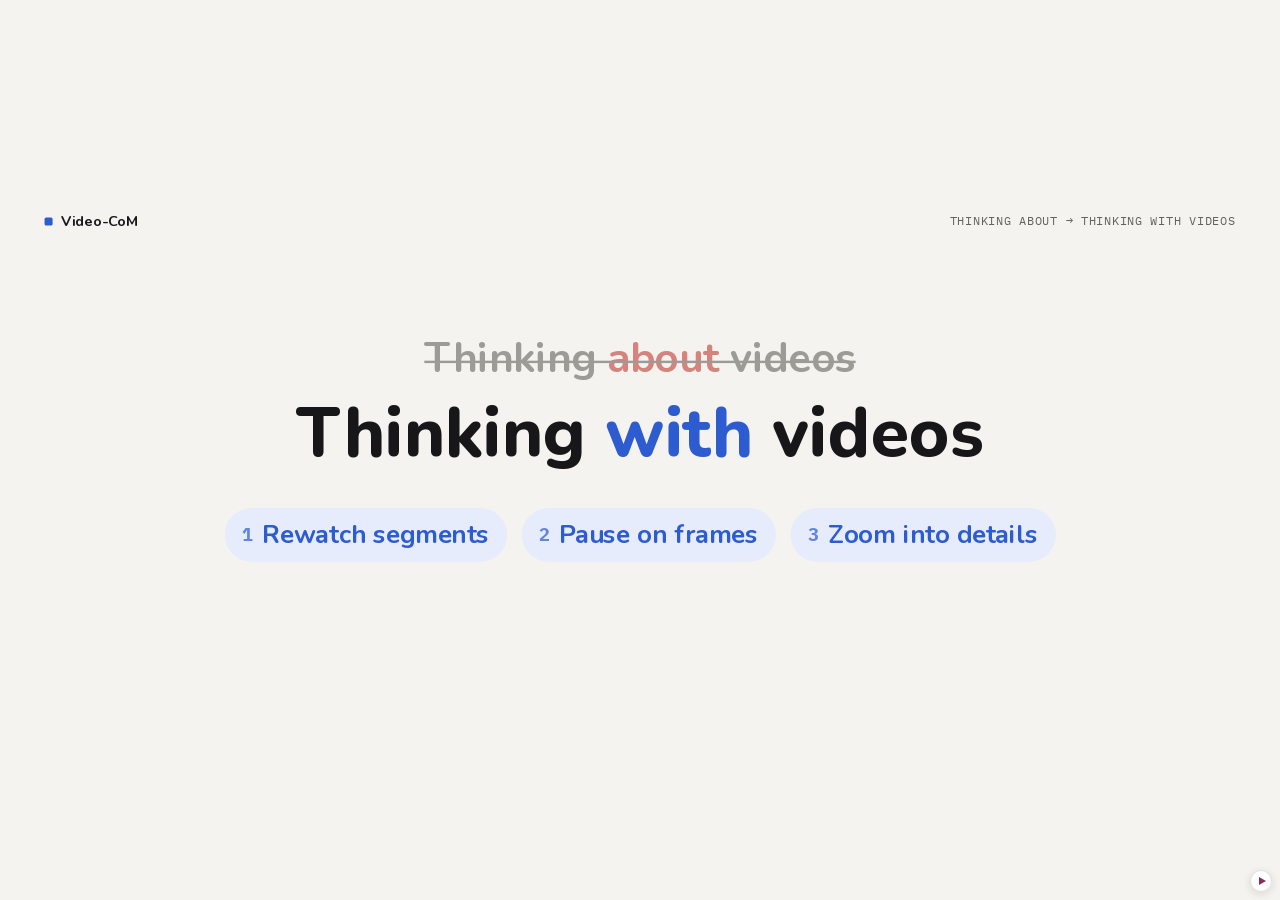
<file: assets/viz/video-com/index.html>
<!doctype html>
<html lang="en">
<head>
<meta charset="utf-8">
<meta name="viewport" content="width=device-width, initial-scale=1">
<title>Video-CoM Clip</title>
<link rel="preconnect" href="https://fonts.googleapis.com">
<link href="https://fonts.googleapis.com/css2?family=IBM+Plex+Mono:wght@400;600&family=Nunito:wght@400;500;600;700;800;900&display=swap" rel="stylesheet">
<link rel="stylesheet" href="../viz.css">
<style>.stage { width: 1600px; height: 640px; } html, body { background: #f4f3ef; }</style>
</head>
<body>
<!-- Hanoona's "Video-CoM Clip" (Video-CoM Explanation Animation) exactly as exported from Claude Design.
     clip.js = videocom.jsx compiled as-is (plus one start line); img/ holds the original frames.
     ../dc-lite.js stands in for the Claude Design runtime; ../viz.js handles play/pause and reduced motion. -->
<div class="stage" data-loop="32.4" data-rest="4" data-hint="bottom-right" role="img"
     aria-label="Video-CoM explainer: thinking about videos gives way to thinking with videos; the question about the cup prices; Video-R1 reasons in text and picks the wrong answer C; Video-CoM calls FIND-SEGMENT and segment 3 unfolds into its frames, FIND-FRAME enlarges frame 2475, SPATIAL-ZOOM boxes the price sticker and answers D; RA-GRPO scores every manipulation step plus the final answer; title card with three contributions."></div>
<script>
  window.OM_SCENES = '[{"name":"Intro","dur":5.6,"desc":"Thinking about videos gives way to thinking with videos, then three action points appear"},{"name":"Question","dur":3.2,"desc":"The question types in and the video segments slide in as a filmstrip"},{"name":"ThinkAbout","dur":3.6,"desc":"Video-R1 reasons in text from a one-time encoding and picks the wrong answer C"},{"name":"FindSegment","dur":4.4,"nat":3.4,"desc":"Video-CoM calls FIND-SEGMENT; segment 3 lifts and unfolds into its frames"},{"name":"FindFrame","dur":3.8,"nat":2.8,"desc":"FIND-FRAME scans the frames and enlarges frame 2475"},{"name":"SpatialZoom","dur":3.6,"desc":"SPATIAL-ZOOM boxes the price sticker, zooms in and answers D"},{"name":"Rewards","dur":4,"desc":"RA-GRPO scores every manipulation step plus the final answer"},{"name":"Outro","dur":4.2,"desc":"Title card with three main contributions, then fade to the opening frame for a seamless loop"}]';
  window.OM_PLAYBACK = '{"mode":"loop"}';
  window.TWEAK_DEFAULTS = {"theme":"light","chapterLabels":true,"motionEditor":true};
</script>
<script src="../vendor/react.production.min.js"></script>
<script src="../vendor/react-dom.production.min.js"></script>
<script src="../dc-lite.js"></script>
<script src="clip.js"></script>
<script>dcMount();</script>
<script src="../viz.js"></script>
</body>
</html>
</file>
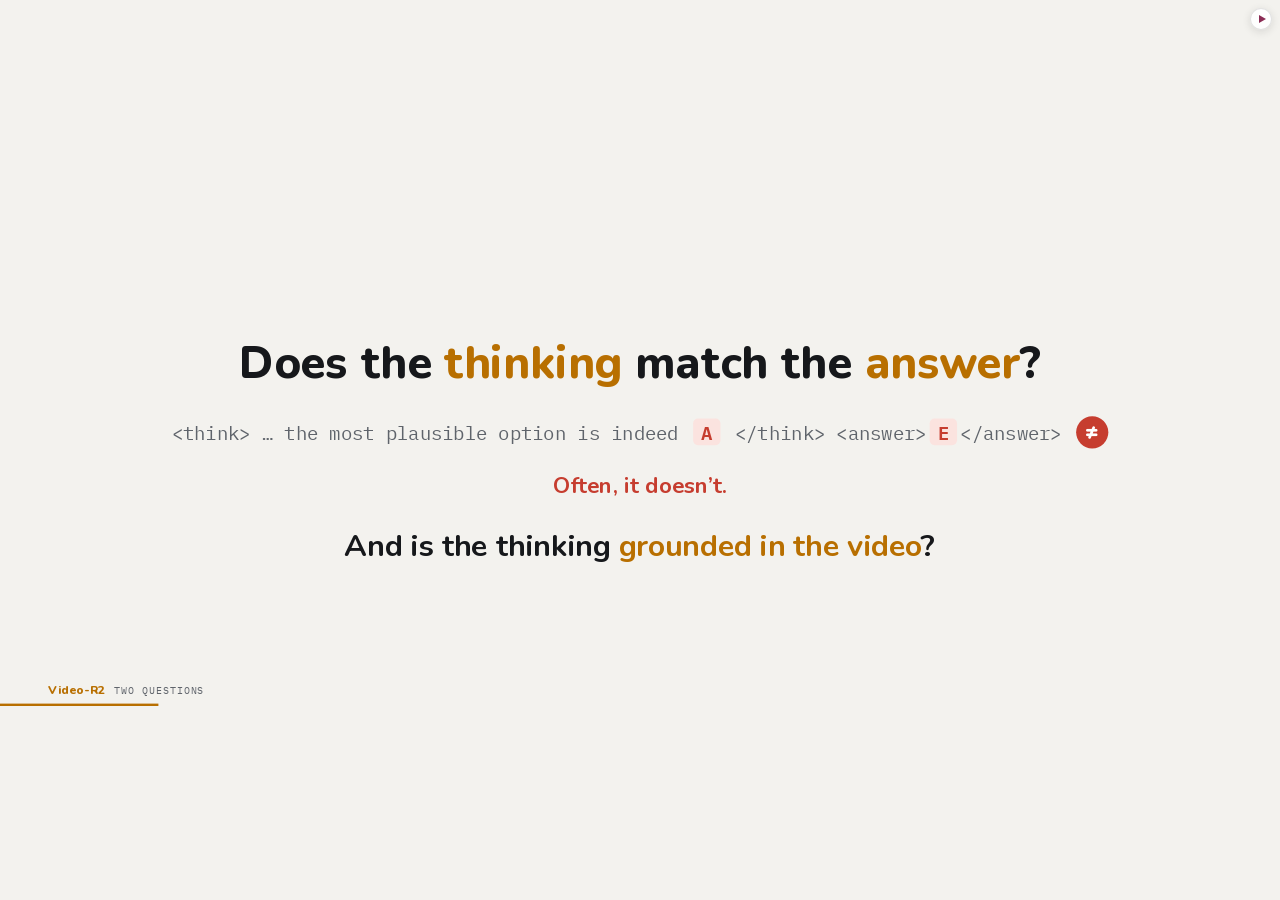
<file: assets/viz/video-r2/index.html>
<!doctype html>
<html lang="en">
<head>
<meta charset="utf-8">
<meta name="viewport" content="width=device-width, initial-scale=1">
<title>Video-R2 Clip v2</title>
<link rel="preconnect" href="https://fonts.googleapis.com">
<link href="https://fonts.googleapis.com/css2?family=IBM+Plex+Mono:wght@400;600&family=Nunito:wght@400;500;600;700;800;900&display=swap" rel="stylesheet">
<link rel="stylesheet" href="../viz.css">
<style>.stage { width: 1600px; height: 640px; } html, body { background: #f3f2ee; }</style>
</head>
<body>
<!-- Hanoona's "Video-R2 Clip v2" exactly as exported from Claude Design.
     clip.js = videor2b.jsx compiled as-is (plus one start line); r2/img/ holds the original frames.
     ../dc-lite.js stands in for the Claude Design runtime; ../viz.js handles play/pause and reduced motion. -->
<div class="stage" data-loop="32.3" data-rest="4" role="img"
     aria-label="Video-R2 explainer: does the thinking match the answer, and is it grounded in the video? Video-R1 reasons from prior knowledge and thinks A but answers E; Video-R2 scrubs to 01:45, finds 23,666 transactions per second, converts it to a daily total and answers A consistently; TAC and VAS bars for five models with Video-R2 highest on both."></div>
<script>
  window.OM_SCENES = '[{"name":"Hook","dur":5.5,"desc":"Asks whether the thinking matches the answer, shows a think-A / answer-E mismatch, then asks whether thinking is grounded in the video"},{"name":"Example","dur":3.4,"desc":"The video plays in a player with a scrubber while the Visa question and five options appear"},{"name":"Baseline","dur":5.4,"desc":"Video-R1 reasons from prior knowledge with low video attention; think lands on A, answer on E"},{"name":"Grounded","dur":4.8,"desc":"Video-R2 scrubs to 01:45 and boxes the 23,666 transactions/sec evidence; attention rises"},{"name":"Answer","dur":3.8,"desc":"Video-R2 converts the rate to a daily total; think and answer both land on A"},{"name":"Metrics","dur":4.8,"desc":"TAC and VAS bars grow for five models, Video-R2 highest on both"},{"name":"Outro","dur":4.6,"desc":"Left-aligned title with three contributions, then fade to the opening frame"}]';
  window.OM_PLAYBACK = '{"mode":"loop"}';
  window.TWEAK_DEFAULTS = {"theme":"light","chapterLabels":true,"motionEditor":true};
</script>
<script src="../vendor/react.production.min.js"></script>
<script src="../vendor/react-dom.production.min.js"></script>
<script src="../dc-lite.js"></script>
<script src="clip.js"></script>
<script>dcMount();</script>
<script src="../viz.js"></script>
</body>
</html>
</file>
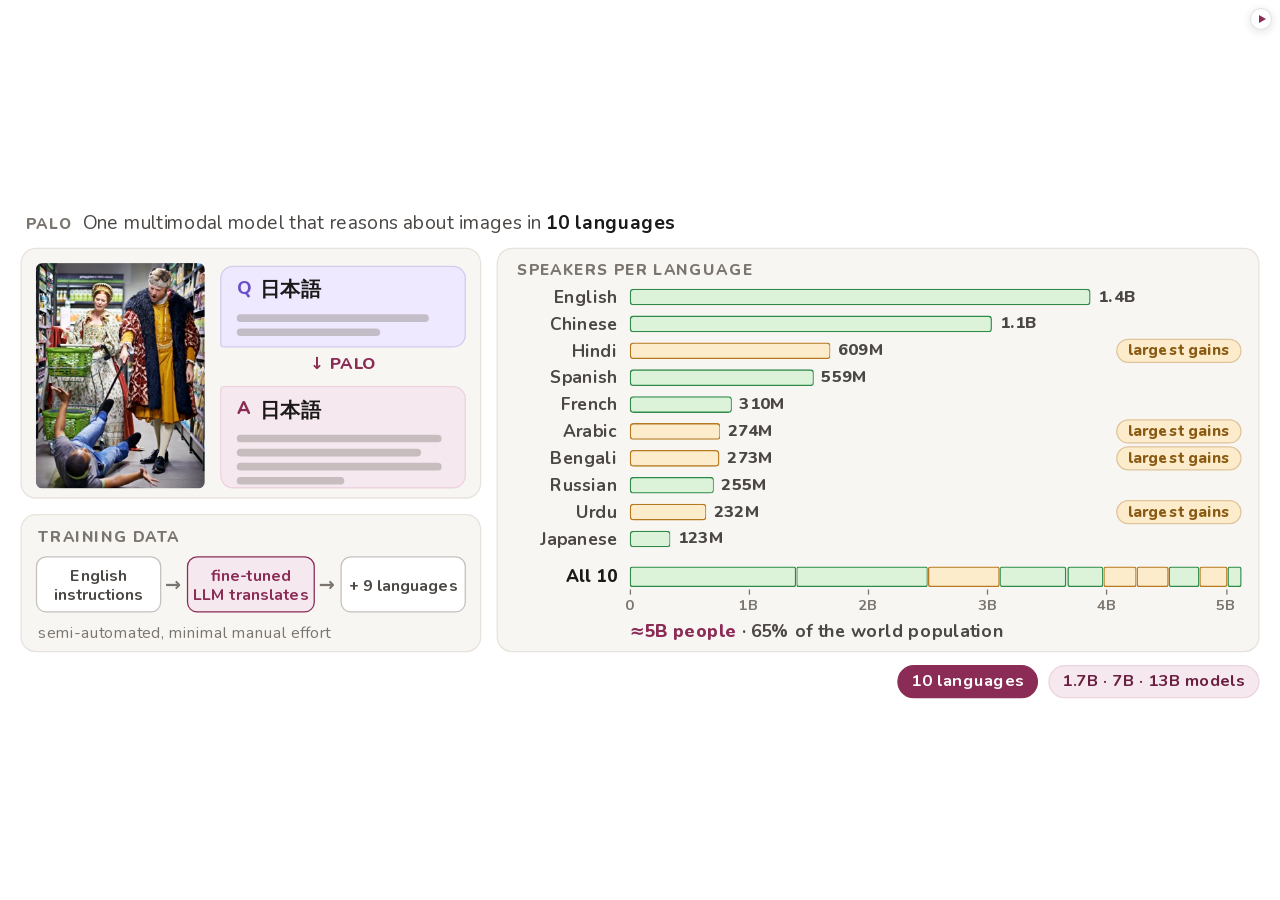
<file: assets/viz/palo.html>
<!doctype html>
<html lang="en">
<head>
<meta charset="utf-8">
<meta name="viewport" content="width=device-width, initial-scale=1">
<title>PALO: one multimodal model for ten languages</title>
<link rel="stylesheet" href="viz.css">
<style>
  /* Left: one image, a question and its answer; the language cycles through all ten (native names
     only, text drawn as placeholder lines, right-aligned for Arabic and Urdu). Below: how the
     training data is made. Right: speakers per language as printed in the paper's Figure 1, to scale,
     filling in step with the language shown, then the running total toward ~5B. Canvas: 1000 x 400 (5:2). */

  .stage { width: 1000px; height: 400px; }

  .query { left: 20px; top: 12px; width: 960px; font-size: 15px; color: var(--ink-2); white-space: nowrap; }
  .query .lbl { margin-right: 8px; font-size: 12px; }
  .query b { color: var(--ink); font-weight: 700; }

  /* ---- chat ---- */
  .chat { left: 16px; top: 42px; width: 360px; height: 196px; }
  .pic { left: 28px; top: 54px; width: 132px; height: 176px; }
  .bub { left: 172px; width: 192px; border-radius: 10px; border: 1px solid; }
  .bub > * { position: absolute; }
  .bub.q { top: 56px; height: 64px; background: color-mix(in srgb, var(--violet-soft) 70%, #fff); border-color: color-mix(in srgb, var(--violet) 30%, #fff); border-bottom-left-radius: 3px; }
  .bub.a { top: 150px; height: 80px; background: var(--accent-soft); border-color: #ecd3df; border-top-left-radius: 3px; }
  .bub .k { left: 12px; top: 8px; font-size: 14px; font-weight: 800; }
  .bub.q .k { color: var(--violet); }
  .bub.a .k { color: var(--accent); }
  .cyc { left: 30px; top: 7px; width: 150px; height: 22px; }
  .nm { position: absolute; left: 0; top: 0; font-size: 16px; font-weight: 700; line-height: 22px; color: var(--ink); white-space: nowrap; }
  .lines { left: 12px; top: 37px; width: 168px; height: 40px; }
  .ln { position: absolute; left: 0; top: 0; width: 168px; display: flex; flex-direction: column; align-items: flex-start; gap: 5px; }
  .ln.rtl { align-items: flex-end; }
  .ln i { display: block; height: 6px; border-radius: 3px; background: color-mix(in srgb, var(--ink-3) 38%, transparent); }
  .palo { left: 172px; top: 125px; width: 192px; text-align: center; font-size: 13px; font-weight: 800; color: var(--accent); letter-spacing: 0.02em; }

  /* without the animation clock, show only the last language (not all ten stacked) */
  html:not(.anim) .cyc > :not(:last-child), html:not(.anim) .lines > :not(:last-child) { display: none; }

  /* ---- data pipeline ---- */
  .pipe { left: 16px; top: 250px; width: 360px; height: 108px; }
  .pipe-l { left: 30px; top: 260px; font-size: 12px; }
  .box { top: 283px; height: 44px; border-radius: 8px; border: 1.5px solid; display: grid; place-items: center; text-align: center;
          font-size: 12.5px; font-weight: 700; line-height: 1.2; padding: 0 4px; }
  .box.en { left: 28px; width: 98px; background: #fff; border-color: color-mix(in srgb, var(--ink-3) 45%, #fff); color: var(--ink-2); }
  .box.llm { left: 146px; width: 100px; background: var(--accent-soft); border-color: var(--accent); color: var(--accent); }
  .box.out { left: 266px; width: 98px; background: #fff; border-color: color-mix(in srgb, var(--ink-3) 45%, #fff); color: var(--ink-2); }
  .arw { top: 295px; font-size: 15px; font-weight: 800; color: var(--ink-3); }
  .pipe-s { left: 30px; top: 335px; font-size: 12.5px; color: var(--ink-3); }

  /* ---- speakers chart ---- */
  .chart { left: 388px; top: 42px; width: 596px; height: 316px; }
  .chart-l { left: 404px; top: 51px; font-size: 12px; }
  .rl { left: 396px; width: 86px; text-align: right; font-size: 13.5px; font-weight: 700; line-height: 17px; color: var(--ink-2); }
  .bar { left: 492px; height: 13px; border-radius: 3px; border: 1.5px solid; }
  .bar.hi, .seg.hi { background: var(--green-soft); border-color: var(--green); }
  .bar.low, .seg.low { background: var(--amber-soft); border-color: var(--amber); }
  .val { font-size: 13px; font-weight: 800; line-height: 17px; color: var(--ink-2); font-variant-numeric: tabular-nums; }
  .gain { left: 872px; font-size: 12px; font-weight: 800; line-height: 17px; padding: 0 8px; border-radius: 999px; color: #8a5a12;
           background: var(--amber-soft); border: 1px solid color-mix(in srgb, var(--amber) 45%, #fff); }

  .tot-l { left: 396px; top: 290px; width: 86px; text-align: right; font-size: 13.5px; font-weight: 800; line-height: 17px; color: var(--ink); }
  .seg { top: 291px; height: 16px; border-radius: 2px; border: 1px solid; }
  .tick { top: 309px; width: 1px; height: 4px; background: var(--ink-3); }
  .tl { top: 314px; width: 30px; text-align: center; font-size: 11.5px; font-weight: 700; color: var(--ink-3); }
  .tot-v { left: 492px; top: 333px; font-size: 14px; font-weight: 800; color: var(--accent); white-space: nowrap; }
  .tot-v span { font-weight: 700; color: var(--ink-2); }

  .scale-note { left: 20px; top: 374px; font-size: 11.5px; color: var(--ink-3); }
  .badge { right: 16px; top: 368px; display: flex; gap: 8px; }
</style>
</head>
<body>
<div class="stage" data-loop="13" role="img"
     aria-label="PALO answers questions about an image in ten languages: English, Chinese, Hindi, Spanish, French, Arabic, Bengali, Russian, Urdu and Japanese. Its training data is made by translating English multimodal instructions with a fine-tuned language model, semi-automatically. A bar chart of speakers per language, as printed in the paper (English 1.4 billion down to Japanese 123 million), adds up to about 5 billion people, 65 percent of the world. Hindi, Arabic, Bengali and Urdu, the underrepresented languages, see the largest gains. Models come in 1.7B, 7B and 13B sizes.">

  <div class="query"><span class="lbl">PALO</span>One multimodal model that reasons about images in <b>10 languages</b></div>

  <!-- ===== one image, any of ten languages ===== -->
  <div class="chat panel"></div>
  <img class="frame pic" src="img/palo/grocery.jpg" alt="">
  <div class="bub q"><span class="k">Q</span><span class="cyc" aria-hidden="true"><span class="nm" lang="en" data-cue="1.2" data-off="1.88">English</span><span class="nm" lang="zh" data-cue="1.88" data-off="2.56">中文</span><span class="nm" lang="hi" data-cue="2.56" data-off="3.24">हिन्दी</span><span class="nm" lang="es" data-cue="3.24" data-off="3.92">Español</span><span class="nm" lang="fr" data-cue="3.92" data-off="4.6">Français</span><span class="nm" lang="ar" data-cue="4.6" data-off="5.28">العربية</span><span class="nm" lang="bn" data-cue="5.28" data-off="5.96">বাংলা</span><span class="nm" lang="ru" data-cue="5.96" data-off="6.64">Русский</span><span class="nm" lang="ur" data-cue="6.64" data-off="7.32">اردو</span><span class="nm" lang="ja" data-cue="7.32">日本語</span></span><span class="lines"><span class="ln" data-cue="1.2" data-off="4.6"><i style="width:150px"></i><i style="width:112px"></i></span><span class="ln rtl" data-cue="4.6" data-off="5.28"><i style="width:150px"></i><i style="width:112px"></i></span><span class="ln" data-cue="5.28" data-off="6.64"><i style="width:150px"></i><i style="width:112px"></i></span><span class="ln rtl" data-cue="6.64" data-off="7.32"><i style="width:150px"></i><i style="width:112px"></i></span><span class="ln" data-cue="7.32"><i style="width:150px"></i><i style="width:112px"></i></span></span></div>
  <div class="palo">↓ PALO</div>
  <div class="bub a"><span class="k">A</span><span class="cyc" aria-hidden="true"><span class="nm" lang="en" data-cue="1.2" data-off="1.88">English</span><span class="nm" lang="zh" data-cue="1.88" data-off="2.56">中文</span><span class="nm" lang="hi" data-cue="2.56" data-off="3.24">हिन्दी</span><span class="nm" lang="es" data-cue="3.24" data-off="3.92">Español</span><span class="nm" lang="fr" data-cue="3.92" data-off="4.6">Français</span><span class="nm" lang="ar" data-cue="4.6" data-off="5.28">العربية</span><span class="nm" lang="bn" data-cue="5.28" data-off="5.96">বাংলা</span><span class="nm" lang="ru" data-cue="5.96" data-off="6.64">Русский</span><span class="nm" lang="ur" data-cue="6.64" data-off="7.32">اردو</span><span class="nm" lang="ja" data-cue="7.32">日本語</span></span><span class="lines"><span class="ln" data-cue="1.2" data-off="4.6"><i style="width:160px"></i><i style="width:144px"></i><i style="width:160px"></i><i style="width:84px"></i></span><span class="ln rtl" data-cue="4.6" data-off="5.28"><i style="width:160px"></i><i style="width:144px"></i><i style="width:160px"></i><i style="width:84px"></i></span><span class="ln" data-cue="5.28" data-off="6.64"><i style="width:160px"></i><i style="width:144px"></i><i style="width:160px"></i><i style="width:84px"></i></span><span class="ln rtl" data-cue="6.64" data-off="7.32"><i style="width:160px"></i><i style="width:144px"></i><i style="width:160px"></i><i style="width:84px"></i></span><span class="ln" data-cue="7.32"><i style="width:160px"></i><i style="width:144px"></i><i style="width:160px"></i><i style="width:84px"></i></span></span></div>

  <!-- ===== how the data is made ===== -->
  <div class="pipe panel"></div>
  <div class="pipe-l lbl">Training data</div>
  <div class="box en rise" data-cue="0.2">English instructions</div>
  <div class="arw" data-cue="0.5" style="left:129px">→</div>
  <div class="box llm rise" data-cue="0.5">fine-tuned LLM translates</div>
  <div class="arw" data-cue="0.8" style="left:249px">→</div>
  <div class="box out rise" data-cue="0.8">+ 9 languages</div>
  <div class="pipe-s" data-cue="1.0">semi-automated, minimal manual effort</div>

  <!-- ===== speakers per language (paper's Fig. 1), to scale ===== -->
  <div class="chart panel"></div>
  <div class="chart-l lbl">Speakers per language</div>
  <div class="rl" style="top:72px">English</div>
  <div class="bar hi wipe" data-cue="1.2" style="top:74px;width:360.0px"></div>
  <div class="val" data-cue="1.45" style="top:72px;left:858.0px">1.4B</div>
  <div class="rl" style="top:93px">Chinese</div>
  <div class="bar hi wipe" data-cue="1.88" style="top:95px;width:282.9px"></div>
  <div class="val" data-cue="2.13" style="top:93px;left:780.9px">1.1B</div>
  <div class="rl" style="top:114px">Hindi</div>
  <div class="bar low wipe" data-cue="2.56" style="top:116px;width:156.6px"></div>
  <div class="val" data-cue="2.81" style="top:114px;left:654.6px">609M</div>
  <div class="gain pop" data-cue="8.7" style="top:113px">largest gains</div>
  <div class="rl" style="top:135px">Spanish</div>
  <div class="bar hi wipe" data-cue="3.24" style="top:137px;width:143.7px"></div>
  <div class="val" data-cue="3.49" style="top:135px;left:641.7px">559M</div>
  <div class="rl" style="top:156px">French</div>
  <div class="bar hi wipe" data-cue="3.92" style="top:158px;width:79.7px"></div>
  <div class="val" data-cue="4.17" style="top:156px;left:577.7px">310M</div>
  <div class="rl" style="top:177px">Arabic</div>
  <div class="bar low wipe" data-cue="4.6" style="top:179px;width:70.5px"></div>
  <div class="val" data-cue="4.85" style="top:177px;left:568.5px">274M</div>
  <div class="gain pop" data-cue="8.8" style="top:176px">largest gains</div>
  <div class="rl" style="top:198px">Bengali</div>
  <div class="bar low wipe" data-cue="5.28" style="top:200px;width:70.2px"></div>
  <div class="val" data-cue="5.53" style="top:198px;left:568.2px">273M</div>
  <div class="gain pop" data-cue="8.9" style="top:197px">largest gains</div>
  <div class="rl" style="top:219px">Russian</div>
  <div class="bar hi wipe" data-cue="5.96" style="top:221px;width:65.6px"></div>
  <div class="val" data-cue="6.21" style="top:219px;left:563.6px">255M</div>
  <div class="rl" style="top:240px">Urdu</div>
  <div class="bar low wipe" data-cue="6.64" style="top:242px;width:59.7px"></div>
  <div class="val" data-cue="6.89" style="top:240px;left:557.7px">232M</div>
  <div class="gain pop" data-cue="9.0" style="top:239px">largest gains</div>
  <div class="rl" style="top:261px">Japanese</div>
  <div class="bar hi wipe" data-cue="7.32" style="top:263px;width:31.6px"></div>
  <div class="val" data-cue="7.57" style="top:261px;left:529.6px">123M</div>

  <div class="tot-l">All 10</div>
  <div class="seg hi wipe" data-cue="1.2" style="left:492.0px;width:130.3px"></div>
  <div class="seg hi wipe" data-cue="1.88" style="left:622.3px;width:102.4px"></div>
  <div class="seg low wipe" data-cue="2.56" style="left:724.8px;width:56.7px"></div>
  <div class="seg hi wipe" data-cue="3.24" style="left:781.4px;width:52.0px"></div>
  <div class="seg hi wipe" data-cue="3.92" style="left:833.5px;width:28.9px"></div>
  <div class="seg low wipe" data-cue="4.6" style="left:862.4px;width:25.5px"></div>
  <div class="seg low wipe" data-cue="5.28" style="left:887.9px;width:25.4px"></div>
  <div class="seg hi wipe" data-cue="5.96" style="left:913.3px;width:23.7px"></div>
  <div class="seg low wipe" data-cue="6.64" style="left:937.0px;width:21.6px"></div>
  <div class="seg hi wipe" data-cue="7.32" style="left:958.6px;width:11.5px"></div>
  <i class="tick" style="left:492.0px"></i><span class="tl" style="left:477.0px">0</span>
  <i class="tick" style="left:585.1px"></i><span class="tl" style="left:570.1px">1B</span>
  <i class="tick" style="left:678.2px"></i><span class="tl" style="left:663.2px">2B</span>
  <i class="tick" style="left:771.3px"></i><span class="tl" style="left:756.3px">3B</span>
  <i class="tick" style="left:864.4px"></i><span class="tl" style="left:849.4px">4B</span>
  <i class="tick" style="left:957.5px"></i><span class="tl" style="left:942.5px">5B</span>
  <div class="tot-v rise" data-cue="8.1">≈5B people <span>· 65% of the world population</span></div>

  <div class="badge">
    <span class="chip accent rise" data-cue="9.4">10 languages</span>
    <span class="chip soft rise" data-cue="9.6">1.7B · 7B · 13B models</span>
  </div>
</div>
<script src="viz.js"></script>
</body>
</html>
</file>
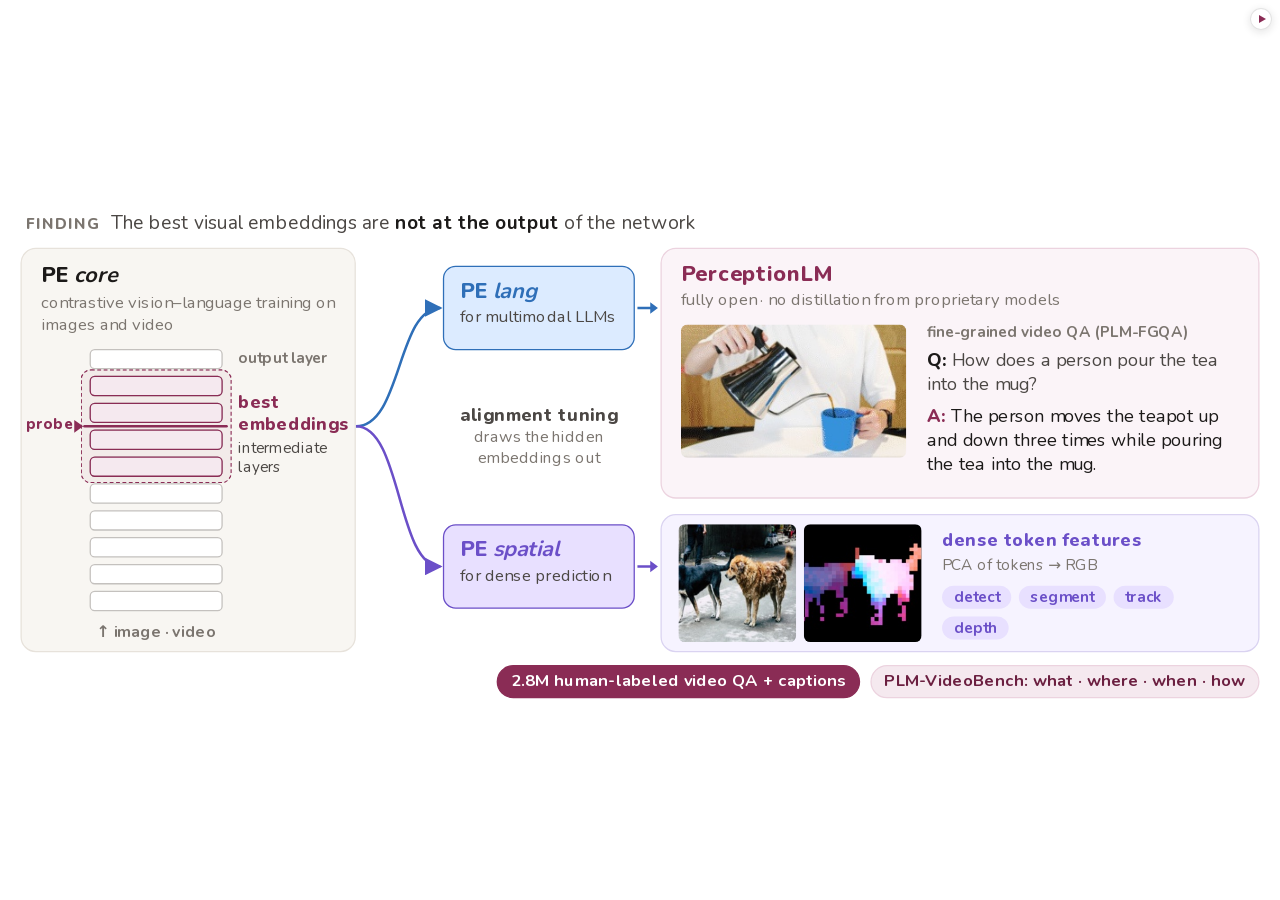
<file: assets/viz/perceptionlm.html>
<!doctype html>
<html lang="en">
<head>
<meta charset="utf-8">
<meta name="viewport" content="width=device-width, initial-scale=1">
<title>Perception Encoder and PerceptionLM: the best embeddings sit inside the network</title>
<link rel="stylesheet" href="viz.css">
<style>
  /* Left: PE core as a stack of layers. A probe sweeps up the stack; the intermediate band lights,
     the output layer does not. Middle: alignment tuning draws those embeddings out into PE lang and
     PE spatial. Right: PE lang feeds PerceptionLM (a fine-grained video QA example from the paper);
     PE spatial gives dense features. The probe's position is driven by the loop clock (--t);
     without it (no JS, reduced motion) the probe rests on the best band. Canvas: 1000 x 400 (5:2). */

  .stage { width: 1000px; height: 400px; }

  .query { left: 20px; top: 12px; width: 960px; font-size: 15px; color: var(--ink-2); white-space: nowrap; }
  .query .lbl { margin-right: 8px; font-size: 12px; }
  .query b { color: var(--ink); font-weight: 700; }

  .pe i { font-style: italic; font-weight: 700; }

  /* ---- PE core column ---- */
  .core { left: 16px; top: 42px; width: 262px; height: 316px; }
  .core-name { left: 32px; top: 53px; font-size: 17px; font-weight: 800; color: var(--ink); }
  .core-sub { left: 32px; top: 77px; width: 236px; font-size: 13px; line-height: 1.3; color: var(--ink-3); }

  .slab { left: 70px; width: 104px; height: 16px; border-radius: 4px; background: #fff;
          border: 1.5px solid color-mix(in srgb, var(--ink-3) 45%, #fff); }
  .slab.lit { background: var(--accent-soft); border-color: var(--accent); }
  .band { left: 63px; top: 137px; width: 118px; height: 89px; border-radius: 8px;
          border: 1.5px dashed var(--accent); background: rgba(138, 44, 85, 0.05); }
  .side { left: 186px; width: 88px; font-size: 12px; line-height: 1.25; color: var(--ink-3); }
  .side.out { top: 121px; font-weight: 700; }
  .side.best { top: 155px; color: var(--ink-2); }
  .side.best b { display: block; font-size: 14px; font-weight: 800; color: var(--accent); line-height: 1.2; margin-bottom: 2px; }
  .input { left: 50px; top: 334px; width: 144px; text-align: center; font-size: 12.5px; font-weight: 700; color: var(--ink-3); }

  .probe {
    left: 20px; top: 0; width: 158px; height: 0;
    --p1: clamp(0, (var(--t, 99) - 0.3) / 1.6, 1);
    --p2: clamp(0, (var(--t, 99) - 2.0) / 0.4, 1);
    transform: translateY(calc(318px - 189px * var(--p1) + 52.5px * var(--p2)));
  }
  .probe > * { position: absolute; }
  .probe .pl { left: 0; top: -9px; font-size: 11.5px; font-weight: 800; color: var(--accent); letter-spacing: 0.02em; }
  .probe .tri { left: 38px; top: -5px; width: 0; height: 0; border-top: 5px solid transparent; border-bottom: 5px solid transparent; border-left: 7px solid var(--accent); }
  .probe .ln { left: 45px; top: -1px; width: 113px; height: 2px; border-radius: 1px; background: var(--accent); }

  /* ---- alignment ---- */
  .fork { left: 278px; top: 60px; width: 70px; height: 272px; overflow: visible; }
  .enc { left: 346px; width: 150px; height: 66px; border-radius: 10px; padding: 8px 12px; border: 1.5px solid; }
  .enc .t { font-size: 17px; font-weight: 800; line-height: 21px; }
  .enc .s { font-size: 13px; line-height: 16px; color: var(--ink-2); margin-top: 2px; }
  .enc.lang { top: 56px; background: var(--blue-soft); border-color: var(--blue); }
  .enc.lang .t { color: var(--blue); }
  .enc.spat { top: 258px; background: var(--violet-soft); border-color: var(--violet); }
  .enc.spat .t { color: var(--violet); }
  .align { left: 346px; top: 164px; width: 150px; text-align: center; font-size: 12.5px; line-height: 1.3; color: var(--ink-3); }
  .align b { display: block; font-size: 14px; font-weight: 800; color: var(--ink-2); }
  .arr { left: 497px; width: 18px; height: 12px; overflow: visible; }

  /* ---- PerceptionLM ---- */
  .plm { left: 516px; top: 42px; width: 468px; height: 196px; border-radius: 12px; background: #fbf4f8; border: 1px solid #ecd3df; }
  .plm-name { left: 532px; top: 52px; font-size: 17px; font-weight: 800; color: var(--accent); }
  .plm-sub { left: 532px; top: 75px; font-size: 13px; color: var(--ink-3); white-space: nowrap; }
  .tea { left: 532px; top: 102px; width: 176px; height: 104px; }
  .tea-cap { left: 724px; top: 101px; width: 246px; font-size: 12px; font-weight: 700; line-height: 1.3; color: var(--ink-3); }
  .qa { left: 724px; width: 246px; font-size: 14px; line-height: 1.36; color: var(--ink-2); }
  .qa b { font-weight: 800; color: var(--ink); }
  .qa.q { top: 120px; }
  .qa.a { top: 164px; color: var(--ink); }
  .qa.a b { color: var(--accent); }

  /* ---- PE spatial outputs ---- */
  .dense { left: 516px; top: 250px; width: 468px; height: 108px; border-radius: 12px;
           background: color-mix(in srgb, var(--violet-soft) 40%, #fff); border: 1px solid color-mix(in srgb, var(--violet) 25%, #fff); }
  .tile { top: 258px; width: 92px; height: 92px; }
  .dense-t { left: 736px; top: 262px; width: 236px; }
  .dense-t .h { font-size: 14px; font-weight: 800; color: var(--violet); }
  .dense-t .s { font-size: 12px; color: var(--ink-3); margin-top: 1px; }
  .tasks { left: 736px; top: 306px; width: 236px; display: flex; flex-wrap: wrap; gap: 6px; }
  .task { font-size: 12px; font-weight: 700; color: var(--violet); background: var(--violet-soft); border-radius: 999px; padding: 1px 9px; }

  .scale-note { left: 20px; top: 374px; font-size: 11.5px; color: var(--ink-3); }
  .badge { right: 16px; top: 368px; display: flex; gap: 8px; }
</style>
</head>
<body>
<div class="stage" data-loop="11" role="img"
     aria-label="Perception Encoder: a probe sweeps up the layers of PE core and finds the best embeddings in the intermediate layers, not at the output. Alignment tuning draws them out into PE lang, for multimodal language models, and PE spatial, for dense prediction. PE lang feeds PerceptionLM, shown with a fine-grained video question from the paper: How does a person pour the tea into the mug? The person moves the teapot up and down three times while pouring the tea into the mug. PerceptionLM is fully open, releases 2.8M human-labeled video QA pairs and grounded captions, and introduces PLM-VideoBench.">

  <div class="query"><span class="lbl">Finding</span>The best visual embeddings are <b>not at the output</b> of the network</div>

  <!-- ===== PE core: stack of layers ===== -->
  <div class="core panel"></div>
  <div class="core-name pe">PE <i>core</i></div>
  <div class="core-sub">contrastive vision–language training on images and video</div>

  <div class="band pop" data-cue="2.3"></div>
  <!-- 10 layers, bottom (1) to top (10): top = 310 - (k-1)*21 -->
  <div class="slab" style="top:310px"></div>
  <div class="slab" style="top:289px"></div>
  <div class="slab" style="top:268px"></div>
  <div class="slab" style="top:247px"></div>
  <div class="slab" style="top:226px"></div>
  <div class="slab" style="top:205px"></div>
  <div class="slab" style="top:184px"></div>
  <div class="slab" style="top:163px"></div>
  <div class="slab" style="top:142px"></div>
  <div class="slab" style="top:121px"></div>
  <div class="slab lit" data-cue="1.19" style="top:205px"></div>
  <div class="slab lit" data-cue="1.37" style="top:184px"></div>
  <div class="slab lit" data-cue="1.54" style="top:163px"></div>
  <div class="slab lit" data-cue="1.72" style="top:142px"></div>

  <div class="side out">output layer</div>
  <div class="side best rise" data-cue="2.5"><b>best embeddings</b>intermediate layers</div>
  <div class="input">↑ image · video</div>

  <div class="probe"><span class="pl">probe</span><i class="tri"></i><i class="ln"></i></div>

  <!-- ===== alignment tuning ===== -->
  <svg class="fork wipe" data-cue="2.8" viewBox="0 0 70 272" aria-hidden="true">
    <defs>
      <marker id="hb" viewBox="0 0 8 8" refX="7" refY="4" markerWidth="7" markerHeight="7" orient="auto"><path d="M0,0 L8,4 L0,8 z" fill="#2f6fb8"/></marker>
      <marker id="hv" viewBox="0 0 8 8" refX="7" refY="4" markerWidth="7" markerHeight="7" orient="auto"><path d="M0,0 L8,4 L0,8 z" fill="#6b4fc8"/></marker>
    </defs>
    <path d="M0,121.5 C36,121.5 32,29 66,29" fill="none" stroke="#2f6fb8" stroke-width="2" marker-end="url(#hb)"/>
    <path d="M0,121.5 C36,121.5 32,231 66,231" fill="none" stroke="#6b4fc8" stroke-width="2" marker-end="url(#hv)"/>
  </svg>

  <div class="enc lang pe pop" data-cue="3.1"><div class="t">PE <i>lang</i></div><div class="s">for multimodal LLMs</div></div>
  <div class="align rise" data-cue="2.9"><b>alignment tuning</b>draws the hidden embeddings out</div>
  <div class="enc spat pe pop" data-cue="3.3"><div class="t">PE <i>spatial</i></div><div class="s">for dense prediction</div></div>

  <svg class="arr wipe" data-cue="3.6" style="top:83px" viewBox="0 0 18 12" aria-hidden="true"><path d="M1,6 H12" stroke="#2f6fb8" stroke-width="2"/><path d="M11,1.5 L17,6 L11,10.5 z" fill="#2f6fb8"/></svg>
  <svg class="arr wipe" data-cue="5.9" style="top:285px" viewBox="0 0 18 12" aria-hidden="true"><path d="M1,6 H12" stroke="#6b4fc8" stroke-width="2"/><path d="M11,1.5 L17,6 L11,10.5 z" fill="#6b4fc8"/></svg>

  <!-- ===== PerceptionLM ===== -->
  <div class="plm rise" data-cue="3.7"></div>
  <div class="plm-name rise" data-cue="3.7">PerceptionLM</div>
  <div class="plm-sub rise" data-cue="3.7">fully open · no distillation from proprietary models</div>
  <img class="frame tea pop" data-cue="4.0" src="img/perceptionlm/tea.jpg" alt="">
  <div class="tea-cap" data-cue="4.1">fine-grained video QA (PLM-FGQA)</div>
  <div class="qa q rise" data-cue="4.3"><b>Q:</b> How does a person pour the tea into the mug?</div>
  <div class="qa a drop" data-cue="5.0"><b>A:</b> The person moves the teapot up and down three times while pouring the tea into the mug.</div>

  <!-- ===== PE spatial: dense features ===== -->
  <div class="dense rise" data-cue="6.0"></div>
  <img class="frame tile pop" data-cue="6.2" style="left:530px" src="img/perceptionlm/dog.jpg" alt="">
  <img class="frame tile pop" data-cue="6.5" style="left:628px" src="img/perceptionlm/dogpca.jpg" alt="">
  <div class="dense-t rise" data-cue="6.6"><div class="h">dense token features</div><div class="s">PCA of tokens → RGB</div></div>
  <div class="tasks rise" data-cue="6.9"><span class="task">detect</span><span class="task">segment</span><span class="task">track</span><span class="task">depth</span></div>

  <div class="badge">
    <span class="chip accent rise" data-cue="7.6">2.8M human-labeled video QA + captions</span>
    <span class="chip soft rise" data-cue="7.8">PLM-VideoBench: what · where · when · how</span>
  </div>
</div>
<script src="viz.js"></script>
</body>
</html>
</file>
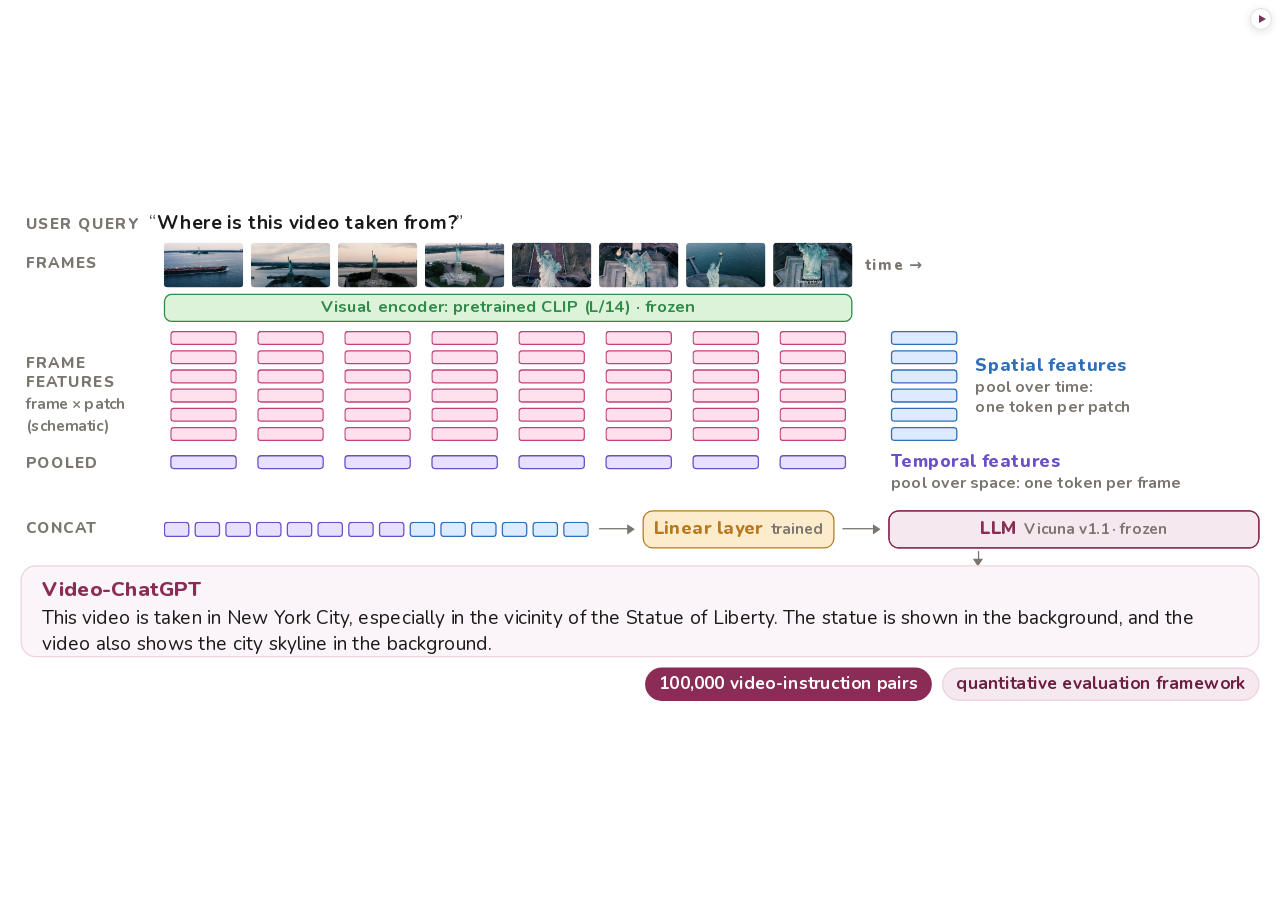
<file: assets/viz/video-chatgpt.html>
<!doctype html>
<html lang="en">
<head>
<meta charset="utf-8">
<meta name="viewport" content="width=device-width, initial-scale=1">
<title>Video-ChatGPT: spatio-temporal pooling into an LLM</title>
<link rel="stylesheet" href="viz.css">
<style>
  /* Frame features from CLIP form a time x space grid of tokens (columns = frames, rows = patch positions).
     Pooling over time collapses each row into one spatial token; pooling over space collapses each column
     into one temporal token. Both sets are concatenated, mapped by a linear layer into the LLM, and the answer types out.
     Canvas: 1000 x 400 (5:2). */
  .stage { width: 1000px; height: 400px; }

  .query { left: 20px; top: 12px; width: 960px; font-size: 15px; color: var(--ink-2); white-space: nowrap; }
  .query .lbl { margin-right: 8px; font-size: 12px; }
  .query b { color: var(--ink); font-weight: 700; }

  .rowlab { left: 20px; width: 100px; font-size: 12px; font-weight: 800; letter-spacing: 0.07em; text-transform: uppercase; color: var(--ink-3); line-height: 1.25; }
  .rowlab small { display: block; margin-top: 2px; font-size: 12px; font-weight: 700; letter-spacing: 0; text-transform: none; }

  .fr { top: 38px; width: 62px; height: 35px; border-radius: 3px; }
  .axis { font-size: 12px; font-weight: 800; color: var(--ink-3); letter-spacing: 0.04em; white-space: nowrap; }
  .enc { left: 128px; top: 78px; width: 538px; height: 22px; border-radius: 6px; background: var(--green-soft); border: 1.5px solid var(--green);
          font-size: 13px; font-weight: 700; color: var(--green); display: grid; place-items: center; white-space: nowrap; }

  .col { width: 52px; height: 86px; }
  .col > .tk { position: absolute; left: 0; }
  .tk { width: 52px; height: 11px; border-radius: 3px; background: var(--pink-soft); border: 1.4px solid var(--pink); }
  .tk.sp { background: var(--blue-soft); border-color: var(--blue); }
  .tk.tp { background: var(--violet-soft); border-color: var(--violet); }

  /* pooling sweeps: only drawn while animating (hidden in the static frame) */
  .rbar, .cbar { display: none; border-radius: 4px; }
  .anim .rbar, .anim .cbar { display: block; }
  .rbar { height: 15px; margin-top: -2px; background: rgba(220,235,255,0.75); border: 1.5px solid var(--blue); transform-origin: 0 50%; }
  .cbar { width: 56px; margin-left: -2px; background: rgba(232,224,255,0.75); border: 1.5px solid var(--violet); transform-origin: 50% 0; }
  .anim .rbar.on { transform: translateX(563px) scaleX(0.0985); transition: transform 0.6s cubic-bezier(0.5, 0, 0.3, 1) 0.15s, opacity 0.15s; }
  .anim .cbar.on { transform: translateY(97px) scaleY(0.1279); transition: transform 0.6s cubic-bezier(0.5, 0, 0.3, 1) 0.15s, opacity 0.15s; }
  .anim .rbar:not(.on), .anim .cbar:not(.on) { transition: none; }

  .flab { font-size: 14px; font-weight: 800; line-height: 1.25; white-space: nowrap; }
  .flab small { display: block; font-size: 12.5px; font-weight: 700; color: var(--ink-3); }
  .flab.sp { color: var(--blue); }
  .flab.tp { color: var(--violet); }

  .seq { left: 128px; top: 256px; width: 332px; height: 12px; }
  .seq > .tk { position: absolute; top: 0; }
  .tk.s { width: 20px; height: 12px; }

  .arr { height: 10px; }
  .arr::before { content: ""; position: absolute; left: 0; right: 2px; top: 4.25px; border-top: 1.5px solid var(--ink-3); }
  .arr::after { content: ""; position: absolute; right: 0; top: 1px; border: 4px solid transparent; border-left: 6px solid var(--ink-3); border-right: 0; }
  .blk { height: 30px; top: 247px; border-radius: 8px; display: flex; align-items: center; justify-content: center; gap: 6px; font-size: 14px; font-weight: 800; white-space: nowrap; }
  .blk small { font-size: 12px; font-weight: 700; color: var(--ink-3); }
  .lin { left: 502px; width: 150px; background: var(--amber-soft); border: 1.5px solid var(--amber); color: var(--amber); }
  .llm { left: 694px; right: 16px; background: #fff; border: 1.5px solid var(--accent); color: var(--accent); }
  .llm-on { left: 694px; right: 16px; background: var(--accent-soft); border: 1.5px solid var(--accent); }
  .down { width: 0; border-left: 1.5px solid var(--ink-3); }
  .down::after { content: ""; position: absolute; left: -5px; bottom: -2px; border: 4px solid transparent; border-top: 6px solid var(--ink-3); border-bottom: 0; }

  .resp { left: 16px; top: 290px; width: 968px; height: 72px; border-radius: 12px; background: #fbf4f8; border: 1px solid #ecd3df; }
  .resp > * { position: absolute; }
  .resp .name { left: 16px; top: 8px; font-size: 16px; font-weight: 800; color: var(--accent); }
  .resp .txt { left: 16px; top: 30px; width: 936px; font-size: 15px; line-height: 20px; color: var(--ink); }

  .badge { right: 16px; top: 370px; display: flex; gap: 8px; }
  .badge .chip { font-size: 13.5px; }
  .scale-note { left: 20px; top: 375px; font-size: 12px; color: var(--ink-3); }
</style>
</head>
<body>
<div class="stage" data-loop="12" role="img"
     aria-label="Video-ChatGPT answers 'Where is this video taken from?' for a video of the Statue of Liberty. Eight frames pass through a frozen CLIP L/14 encoder into a grid of feature tokens, one column per frame and one row per patch position. Pooling over time collapses each row into a spatial feature; pooling over space collapses each column into a temporal feature. The two sets are concatenated, mapped by a trained linear layer into the frozen Vicuna v1.1 language model, which answers 'This video is taken in New York City, especially in the vicinity of the Statue of Liberty.'">

  <div class="query"><span class="lbl">User query</span>“<b>Where is this video taken from?</b>”</div>

  <div class="rowlab" style="top:47px">Frames</div>
  <img class="frame fr" src="img/video-chatgpt/f1.jpg" alt="" style="left:128px">
  <img class="frame fr" src="img/video-chatgpt/f2.jpg" alt="" style="left:196px">
  <img class="frame fr" src="img/video-chatgpt/f3.jpg" alt="" style="left:264px">
  <img class="frame fr" src="img/video-chatgpt/f4.jpg" alt="" style="left:332px">
  <img class="frame fr" src="img/video-chatgpt/f5.jpg" alt="" style="left:400px">
  <img class="frame fr" src="img/video-chatgpt/f6.jpg" alt="" style="left:468px">
  <img class="frame fr" src="img/video-chatgpt/f7.jpg" alt="" style="left:536px">
  <img class="frame fr" src="img/video-chatgpt/f8.jpg" alt="" style="left:604px">
  <span class="axis" style="left:676px;top:47px">time →</span>

  <div class="enc">Visual encoder: pretrained CLIP (L/14) · frozen</div>

  <div class="rowlab" style="top:125px">Frame<br>features<small>frame × patch</small><small>(schematic)</small></div>
  <div class="col drop" data-cue="0.5" style="left:133px;top:107px"><span class="tk" style="top:0px"></span><span class="tk" style="top:15px"></span><span class="tk" style="top:30px"></span><span class="tk" style="top:45px"></span><span class="tk" style="top:60px"></span><span class="tk" style="top:75px"></span></div>
  <div class="col drop" data-cue="0.64" style="left:201px;top:107px"><span class="tk" style="top:0px"></span><span class="tk" style="top:15px"></span><span class="tk" style="top:30px"></span><span class="tk" style="top:45px"></span><span class="tk" style="top:60px"></span><span class="tk" style="top:75px"></span></div>
  <div class="col drop" data-cue="0.78" style="left:269px;top:107px"><span class="tk" style="top:0px"></span><span class="tk" style="top:15px"></span><span class="tk" style="top:30px"></span><span class="tk" style="top:45px"></span><span class="tk" style="top:60px"></span><span class="tk" style="top:75px"></span></div>
  <div class="col drop" data-cue="0.92" style="left:337px;top:107px"><span class="tk" style="top:0px"></span><span class="tk" style="top:15px"></span><span class="tk" style="top:30px"></span><span class="tk" style="top:45px"></span><span class="tk" style="top:60px"></span><span class="tk" style="top:75px"></span></div>
  <div class="col drop" data-cue="1.06" style="left:405px;top:107px"><span class="tk" style="top:0px"></span><span class="tk" style="top:15px"></span><span class="tk" style="top:30px"></span><span class="tk" style="top:45px"></span><span class="tk" style="top:60px"></span><span class="tk" style="top:75px"></span></div>
  <div class="col drop" data-cue="1.2" style="left:473px;top:107px"><span class="tk" style="top:0px"></span><span class="tk" style="top:15px"></span><span class="tk" style="top:30px"></span><span class="tk" style="top:45px"></span><span class="tk" style="top:60px"></span><span class="tk" style="top:75px"></span></div>
  <div class="col drop" data-cue="1.34" style="left:541px;top:107px"><span class="tk" style="top:0px"></span><span class="tk" style="top:15px"></span><span class="tk" style="top:30px"></span><span class="tk" style="top:45px"></span><span class="tk" style="top:60px"></span><span class="tk" style="top:75px"></span></div>
  <div class="col drop" data-cue="1.48" style="left:609px;top:107px"><span class="tk" style="top:0px"></span><span class="tk" style="top:15px"></span><span class="tk" style="top:30px"></span><span class="tk" style="top:45px"></span><span class="tk" style="top:60px"></span><span class="tk" style="top:75px"></span></div>

  <div class="rowlab" style="top:203px">Pooled</div>

  <!-- pool over time: each row -> one spatial token -->
  <span class="rbar" data-cue="2.4" data-off="3.25" style="left:133px;top:107px;width:528px"></span>
  <span class="rbar" data-cue="2.4" data-off="3.25" style="left:133px;top:122px;width:528px"></span>
  <span class="rbar" data-cue="2.4" data-off="3.25" style="left:133px;top:137px;width:528px"></span>
  <span class="rbar" data-cue="2.4" data-off="3.25" style="left:133px;top:152px;width:528px"></span>
  <span class="rbar" data-cue="2.4" data-off="3.25" style="left:133px;top:167px;width:528px"></span>
  <span class="rbar" data-cue="2.4" data-off="3.25" style="left:133px;top:182px;width:528px"></span>
  <span class="tk sp pop" data-cue="3.0" style="left:696px;top:107px"></span>
  <span class="tk sp pop" data-cue="3.0" style="left:696px;top:122px"></span>
  <span class="tk sp pop" data-cue="3.0" style="left:696px;top:137px"></span>
  <span class="tk sp pop" data-cue="3.0" style="left:696px;top:152px"></span>
  <span class="tk sp pop" data-cue="3.0" style="left:696px;top:167px"></span>
  <span class="tk sp pop" data-cue="3.0" style="left:696px;top:182px"></span>
  <div class="flab sp" data-cue="3.0" style="left:762px;top:125px">Spatial features<small>pool over time:</small><small>one token per patch</small></div>

  <!-- pool over space: each column -> one temporal token -->
  <span class="cbar" data-cue="3.9" data-off="4.75" style="left:133px;top:107px;height:86px"></span>
  <span class="cbar" data-cue="3.9" data-off="4.75" style="left:201px;top:107px;height:86px"></span>
  <span class="cbar" data-cue="3.9" data-off="4.75" style="left:269px;top:107px;height:86px"></span>
  <span class="cbar" data-cue="3.9" data-off="4.75" style="left:337px;top:107px;height:86px"></span>
  <span class="cbar" data-cue="3.9" data-off="4.75" style="left:405px;top:107px;height:86px"></span>
  <span class="cbar" data-cue="3.9" data-off="4.75" style="left:473px;top:107px;height:86px"></span>
  <span class="cbar" data-cue="3.9" data-off="4.75" style="left:541px;top:107px;height:86px"></span>
  <span class="cbar" data-cue="3.9" data-off="4.75" style="left:609px;top:107px;height:86px"></span>
  <span class="tk tp pop" data-cue="4.5" style="left:133px;top:204px"></span>
  <span class="tk tp pop" data-cue="4.5" style="left:201px;top:204px"></span>
  <span class="tk tp pop" data-cue="4.5" style="left:269px;top:204px"></span>
  <span class="tk tp pop" data-cue="4.5" style="left:337px;top:204px"></span>
  <span class="tk tp pop" data-cue="4.5" style="left:405px;top:204px"></span>
  <span class="tk tp pop" data-cue="4.5" style="left:473px;top:204px"></span>
  <span class="tk tp pop" data-cue="4.5" style="left:541px;top:204px"></span>
  <span class="tk tp pop" data-cue="4.5" style="left:609px;top:204px"></span>
  <div class="flab tp" data-cue="4.5" style="left:696px;top:200px">Temporal features<small>pool over space: one token per frame</small></div>

  <div class="rowlab" style="top:254px">Concat</div>
  <div class="seq wipe" data-cue="5.3"><span class="tk tp s" style="left:0px"></span><span class="tk tp s" style="left:24px"></span><span class="tk tp s" style="left:48px"></span><span class="tk tp s" style="left:72px"></span><span class="tk tp s" style="left:96px"></span><span class="tk tp s" style="left:120px"></span><span class="tk tp s" style="left:144px"></span><span class="tk tp s" style="left:168px"></span><span class="tk sp s" style="left:192px"></span><span class="tk sp s" style="left:216px"></span><span class="tk sp s" style="left:240px"></span><span class="tk sp s" style="left:264px"></span><span class="tk sp s" style="left:288px"></span><span class="tk sp s" style="left:312px"></span></div>
  <div class="arr wipe" data-cue="5.7" style="left:468px;top:257px;width:28px"></div>
  <div class="blk lin">Linear layer <small>trained</small></div>
  <div class="arr wipe" data-cue="6.0" style="left:658px;top:257px;width:30px"></div>
  <div class="llm-on" data-cue="6.2" style="top:247px;height:30px;border-radius:8px"></div>
  <div class="blk llm" style="background:transparent">LLM <small>Vicuna v1.1 · frozen</small></div>
  <div class="down" data-cue="6.5" style="left:764px;top:279px;height:10px"></div>

  <div class="resp">
    <div class="name">Video-ChatGPT</div>
    <div class="txt"><span data-cue="6.7">This</span> <span data-cue="6.78">video</span> <span data-cue="6.85">is</span> <span data-cue="6.93">taken</span> <span data-cue="7.0">in</span> <span data-cue="7.08">New</span> <span data-cue="7.15">York</span> <span data-cue="7.23">City,</span> <span data-cue="7.3">especially</span> <span data-cue="7.38">in</span> <span data-cue="7.45">the</span> <span data-cue="7.53">vicinity</span> <span data-cue="7.6">of</span> <span data-cue="7.68">the</span> <span data-cue="7.75">Statue</span> <span data-cue="7.83">of</span> <span data-cue="7.9">Liberty.</span> <span data-cue="7.98">The</span> <span data-cue="8.05">statue</span> <span data-cue="8.13">is</span> <span data-cue="8.2">shown</span> <span data-cue="8.28">in</span> <span data-cue="8.35">the</span> <span data-cue="8.42">background,</span> <span data-cue="8.5">and</span> <span data-cue="8.57">the</span> <span data-cue="8.65">video</span> <span data-cue="8.72">also</span> <span data-cue="8.8">shows</span> <span data-cue="8.87">the</span> <span data-cue="8.95">city</span> <span data-cue="9.02">skyline</span> <span data-cue="9.1">in</span> <span data-cue="9.17">the</span> <span data-cue="9.25">background.</span></div>
  </div>

  <div class="badge rise" data-cue="9.67">
    <span class="chip accent">100,000 video-instruction pairs</span>
    <span class="chip soft">quantitative evaluation framework</span>
  </div>
</div>
<script src="viz.js"></script>
</body>
</html>
</file>
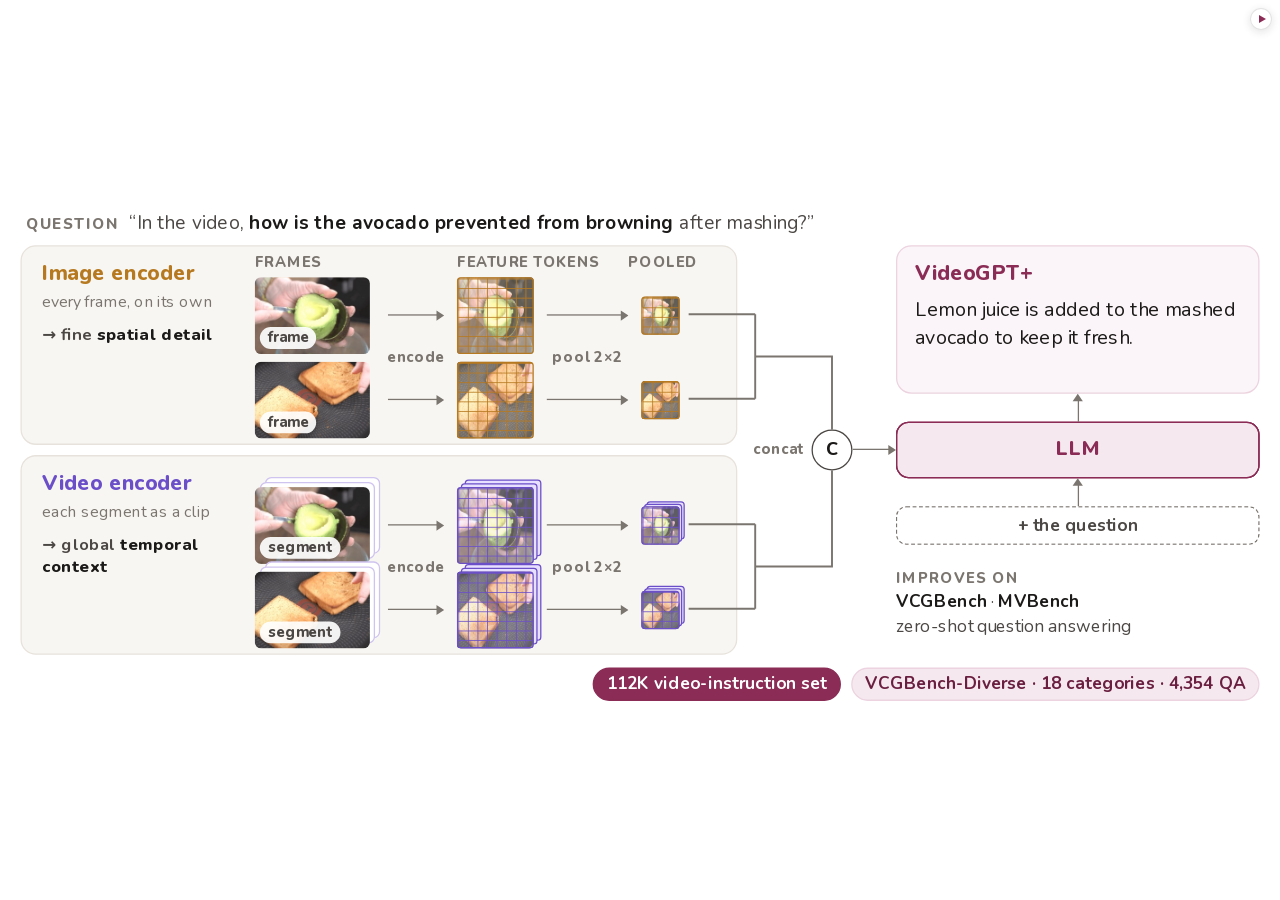
<file: assets/viz/videogpt-plus.html>
<!doctype html>
<html lang="en">
<head>
<meta charset="utf-8">
<meta name="viewport" content="width=device-width, initial-scale=1">
<title>VideoGPT+: dual encoders with segment-wise pooling</title>
<link rel="stylesheet" href="viz.css">
<style>
  /* Two streams read the same video.
     Top: the image encoder looks at every frame on its own (fine spatial detail).
     Bottom: the video encoder looks at each segment as one clip (temporal context).
     Both feature maps are pooled 2x2 (the grid of tokens visibly shrinks), concatenated, and fed to the LLM.
     Canvas: 1000 x 400 (5:2). */
  .stage { width: 1000px; height: 400px; }

  .query { left: 20px; top: 12px; width: 960px; font-size: 15px; color: var(--ink-2); white-space: nowrap; }
  .query .lbl { margin-right: 8px; font-size: 12px; }
  .query b { color: var(--ink); font-weight: 700; }

  .lane { left: 16px; width: 560px; height: 156px; border-radius: 12px; border: 1px solid var(--line); background: var(--tint); }
  .lane.img { top: 40px; }
  .lane.vid { top: 204px; }
  .lane > * { position: absolute; }

  .meta { left: 16px; top: 11px; width: 152px; }
  .meta .name { font-size: 16.5px; font-weight: 800; line-height: 1.2; }
  .img .meta .name { color: var(--amber); }
  .vid .meta .name { color: var(--violet); }
  .meta .sub { margin-top: 4px; font-size: 12.5px; color: var(--ink-3); line-height: 1.3; }
  .meta .role { margin-top: 10px; font-size: 13px; font-weight: 700; color: var(--ink-2); line-height: 1.3; }
  .meta .role b { font-weight: 800; color: var(--ink); }

  /* input cards: 90 x 60 */
  .card { width: 90px; height: 60px; }
  .card img { width: 90px; height: 60px; position: relative; }
  .card .tag { position: absolute; left: 4px; bottom: 4px; padding: 0 6px; border-radius: 999px; background: rgba(255,255,255,0.92); font-size: 11.5px; font-weight: 800; color: var(--ink-2); line-height: 17px; }
  .back { position: absolute; width: 90px; height: 60px; border-radius: 5px; background: #fff; border: 1px solid #cfc3ef; }
  .colcap { top: 5px; font-size: 11.5px; font-weight: 800; color: var(--ink-3); letter-spacing: 0.04em; text-transform: uppercase; white-space: nowrap; }
  .mid { top: 79px; width: 64px; text-align: center; }

  /* feature maps: 60 x 60 with an 8 x 8 token grid; pooled: 30 x 30 with 4 x 4 */
  .feat { width: 60px; height: 60px; }
  .feat.sm { width: 30px; height: 30px; }
  .feat img { position: absolute; inset: 0; width: 100%; height: 100%; border-radius: 3px; }
  .feat .grid { position: absolute; inset: 0; border-radius: 3px; background-size: 7.5px 7.5px; }
  .img .feat .grid { border: 1.5px solid var(--amber); background-color: rgba(253,236,203,0.28);
    background-image: linear-gradient(to right, rgba(183,121,31,0.85) 1px, transparent 1px), linear-gradient(to bottom, rgba(183,121,31,0.85) 1px, transparent 1px); }
  .vid .feat .grid { border: 1.5px solid var(--violet); background-color: rgba(232,224,255,0.28);
    background-image: linear-gradient(to right, rgba(107,79,200,0.85) 1px, transparent 1px), linear-gradient(to bottom, rgba(107,79,200,0.85) 1px, transparent 1px); }
  .fback { position: absolute; border-radius: 3px; background: var(--violet-soft); border: 1.5px solid var(--violet); }

  /* the pooling moment: a copy of each feature map slides right and halves in size */
  .ghost { transform-origin: 0 0; display: none; }
  .anim .ghost { display: block; }
  .anim .ghost.on { transform: translate(144px, 15px) scale(0.5); transition: transform 0.6s cubic-bezier(0.5, 0, 0.3, 1), opacity 0.1s; }
  .anim .ghost:not(.on) { transition: none; }

  .arr { height: 10px; margin-top: -5px; }
  .arr::before { content: ""; position: absolute; left: 0; right: 2px; top: 4.25px; border-top: 1.5px solid var(--ink-3); }
  .arr::after { content: ""; position: absolute; right: 0; top: 1px; border: 4px solid transparent; border-left: 6px solid var(--ink-3); border-right: 0; }
  .alab { font-size: 11.5px; font-weight: 800; color: var(--ink-3); letter-spacing: 0.03em; white-space: nowrap; }

  .wires { left: 0; top: 0; width: 1000px; height: 400px; pointer-events: none; overflow: visible; }
  .wires path { fill: none; stroke: var(--ink-3); stroke-width: 1.5; }
  .cc { left: 634px; top: 184px; width: 32px; height: 32px; border-radius: 50%; background: #fff; border: 1.5px solid var(--ink-2);
        display: grid; place-items: center; font-size: 14px; font-weight: 800; color: var(--ink); }
  .cc-lab { left: 574px; top: 192px; width: 54px; text-align: right; font-size: 11.5px; font-weight: 800; color: var(--ink-3); letter-spacing: 0.03em; }

  .ans { left: 700px; top: 40px; width: 284px; height: 116px; border-radius: 12px; background: #fbf4f8; border: 1px solid #ecd3df; }
  .ans > * { position: absolute; }
  .ans .name { left: 14px; top: 10px; font-size: 16.5px; font-weight: 800; color: var(--accent); }
  .ans .txt { left: 14px; top: 38px; width: 258px; font-size: 15.5px; line-height: 1.45; color: var(--ink); }
  .llm { left: 700px; top: 178px; width: 284px; height: 44px; border-radius: 10px; background: #fff; border: 1.5px solid var(--accent);
         display: grid; place-items: center; font-size: 16px; font-weight: 800; color: var(--accent); }
  .llm-on { left: 700px; top: 178px; width: 284px; height: 44px; border-radius: 10px; background: var(--accent-soft); border: 1.5px solid var(--accent); }
  .qchip { left: 700px; top: 244px; width: 284px; height: 30px; border-radius: 8px; background: #fff; border: 1px dashed var(--ink-3);
           display: grid; place-items: center; font-size: 13.5px; font-weight: 700; color: var(--ink-2); }
  .vup { width: 0; border-left: 1.5px solid var(--ink-3); }
  .vup::after { content: ""; position: absolute; left: -5px; top: -2px; border: 4px solid transparent; border-bottom: 6px solid var(--ink-3); border-top: 0; }
  .evals { left: 700px; top: 292px; width: 284px; font-size: 13.5px; line-height: 1.4; color: var(--ink-2); }
  .evals .lbl { display: block; font-size: 11.5px; margin-bottom: 2px; }
  .evals b { color: var(--ink); font-weight: 700; }

  .badge { right: 16px; top: 370px; display: flex; gap: 8px; }
  .badge .chip { font-size: 13.5px; }
  .scale-note { left: 20px; top: 375px; font-size: 12px; color: var(--ink-3); }
</style>
</head>
<body>
<div class="stage" data-loop="11" role="img"
     aria-label="VideoGPT+ answers 'In the video, how is the avocado prevented from browning after mashing?'. The video is split into segments. An image encoder turns every frame into a detailed spatial feature map, and a video encoder turns each segment into a temporal feature map. Both are pooled two by two, so the token grids shrink, then concatenated and passed to the LLM, which answers 'Lemon juice is added to the mashed avocado to keep it fresh.'">

  <div class="query"><span class="lbl">Question</span>“In the video, <b>how is the avocado prevented from browning</b> after mashing?”</div>

  <!-- ===== Stream 1: image encoder, frame by frame ===== -->
  <div class="lane img">
    <div class="meta">
      <div class="name">Image encoder</div>
      <div class="sub">every frame, on its own</div>
      <div class="role">→ fine <b>spatial detail</b></div>
    </div>

    <span class="colcap" style="left:182px">frames</span>
    <span class="colcap" style="left:340px">feature tokens</span>
    <span class="colcap" style="left:474px">pooled</span>

    <div class="card" style="left:182px;top:24px"><img class="frame" src="img/videogpt-plus/avocado.jpg" alt=""><span class="tag">frame</span></div>
    <div class="card" style="left:182px;top:90px"><img class="frame" src="img/videogpt-plus/toast.jpg" alt=""><span class="tag">frame</span></div>

    <div class="arr wipe" data-cue="0.5" style="left:286px;top:54px;width:44px"></div>
    <div class="arr wipe" data-cue="0.75" style="left:286px;top:120px;width:44px"></div>
    <span class="alab mid" data-cue="0.5" style="left:276px">encode</span>

    <div class="feat pop" data-cue="0.7"  style="left:340px;top:24px"><img src="img/videogpt-plus/avocado.jpg" alt=""><span class="grid"></span></div>
    <div class="feat pop" data-cue="0.95" style="left:340px;top:90px"><img src="img/videogpt-plus/toast.jpg" alt=""><span class="grid"></span></div>

    <div class="arr wipe" data-cue="2.7" style="left:410px;top:54px;width:64px"></div>
    <div class="arr wipe" data-cue="2.7" style="left:410px;top:120px;width:64px"></div>
    <span class="alab mid" data-cue="2.7" style="left:410px">pool 2×2</span>

    <div class="feat ghost" data-cue="2.8" data-off="3.45" style="left:340px;top:24px"><img src="img/videogpt-plus/avocado.jpg" alt=""><span class="grid"></span></div>
    <div class="feat ghost" data-cue="2.8" data-off="3.45" style="left:340px;top:90px"><img src="img/videogpt-plus/toast.jpg" alt=""><span class="grid"></span></div>

    <div class="feat sm pop" data-cue="3.35" style="left:484px;top:39px"><img src="img/videogpt-plus/avocado.jpg" alt=""><span class="grid"></span></div>
    <div class="feat sm pop" data-cue="3.35" style="left:484px;top:105px"><img src="img/videogpt-plus/toast.jpg" alt=""><span class="grid"></span></div>
  </div>

  <!-- ===== Stream 2: video encoder, segment by segment ===== -->
  <div class="lane vid">
    <div class="meta">
      <div class="name">Video encoder</div>
      <div class="sub">each segment as a clip</div>
      <div class="role">→ global <b>temporal context</b></div>
    </div>

    <div class="card" style="left:182px;top:24px">
      <span class="back" style="left:8px;top:-8px"></span><span class="back" style="left:4px;top:-4px"></span>
      <img class="frame" src="img/videogpt-plus/avocado.jpg" alt=""><span class="tag">segment</span></div>
    <div class="card" style="left:182px;top:90px">
      <span class="back" style="left:8px;top:-8px"></span><span class="back" style="left:4px;top:-4px"></span>
      <img class="frame" src="img/videogpt-plus/toast.jpg" alt=""><span class="tag">segment</span></div>

    <div class="arr wipe" data-cue="1.4" style="left:286px;top:54px;width:44px"></div>
    <div class="arr wipe" data-cue="1.65" style="left:286px;top:120px;width:44px"></div>
    <span class="alab mid" data-cue="1.4" style="left:276px">encode</span>

    <div class="feat pop" data-cue="1.6"  style="left:340px;top:24px"><span class="fback" style="left:6px;top:-6px;width:60px;height:60px"></span><span class="fback" style="left:3px;top:-3px;width:60px;height:60px"></span><img src="img/videogpt-plus/avocado.jpg" alt=""><span class="grid"></span></div>
    <div class="feat pop" data-cue="1.85" style="left:340px;top:90px"><span class="fback" style="left:6px;top:-6px;width:60px;height:60px"></span><span class="fback" style="left:3px;top:-3px;width:60px;height:60px"></span><img src="img/videogpt-plus/toast.jpg" alt=""><span class="grid"></span></div>

    <div class="arr wipe" data-cue="2.7" style="left:410px;top:54px;width:64px"></div>
    <div class="arr wipe" data-cue="2.7" style="left:410px;top:120px;width:64px"></div>
    <span class="alab mid" data-cue="2.7" style="left:410px">pool 2×2</span>

    <div class="feat ghost" data-cue="2.8" data-off="3.45" style="left:340px;top:24px"><img src="img/videogpt-plus/avocado.jpg" alt=""><span class="grid"></span></div>
    <div class="feat ghost" data-cue="2.8" data-off="3.45" style="left:340px;top:90px"><img src="img/videogpt-plus/toast.jpg" alt=""><span class="grid"></span></div>

    <div class="feat sm pop" data-cue="3.35" style="left:484px;top:39px"><span class="fback" style="left:4px;top:-4px;width:30px;height:30px"></span><span class="fback" style="left:2px;top:-2px;width:30px;height:30px"></span><img src="img/videogpt-plus/avocado.jpg" alt=""><span class="grid"></span></div>
    <div class="feat sm pop" data-cue="3.35" style="left:484px;top:105px"><span class="fback" style="left:4px;top:-4px;width:30px;height:30px"></span><span class="fback" style="left:2px;top:-2px;width:30px;height:30px"></span><img src="img/videogpt-plus/toast.jpg" alt=""><span class="grid"></span></div>
  </div>

  <!-- ===== merge: concatenate both token sets, into the LLM ===== -->
  <svg class="wires" viewBox="0 0 1000 400" aria-hidden="true">
    <g data-cue="4.0">
      <path d="M538 94 H590 M538 160 H590 M590 94 V160 M590 127 H650 V184"/>
      <path d="M538 258 H590 M538 324 H590 M590 258 V324 M590 291 H650 V216"/>
    </g>
  </svg>
  <div class="cc pop" data-cue="4.3">C</div>
  <div class="cc-lab" data-cue="4.3">concat</div>
  <div class="arr wipe" data-cue="4.6" style="left:666px;top:200px;width:34px"></div>

  <div class="llm">LLM</div>
  <div class="llm-on" data-cue="4.75"></div>
  <div class="llm" style="background:transparent" data-cue="4.75">LLM</div>
  <div class="vup" style="left:842px;top:224px;height:20px"></div>
  <div class="qchip">+ the question</div>
  <div class="vup" data-cue="5.3" style="left:842px;top:158px;height:20px"></div>

  <div class="ans rise" data-cue="5.3">
    <div class="name">VideoGPT+</div>
    <div class="txt"><span data-cue="5.5">Lemon</span> <span data-cue="5.65">juice</span> <span data-cue="5.8">is</span> <span data-cue="5.95">added</span> <span data-cue="6.1">to</span> <span data-cue="6.25">the</span> <span data-cue="6.4">mashed</span> <span data-cue="6.55">avocado</span> <span data-cue="6.7">to</span> <span data-cue="6.85">keep</span> <span data-cue="7.0">it</span> <span data-cue="7.15">fresh.</span></div>
  </div>

  <div class="evals"><span class="lbl">Improves on</span><b>VCGBench</b> · <b>MVBench</b><br>zero-shot question answering</div>

  <div class="badge rise" data-cue="7.6">
    <span class="chip accent">112K video-instruction set</span>
    <span class="chip soft">VCGBench-Diverse · 18 categories · 4,354 QA</span>
  </div>
</div>
<script src="viz.js"></script>
</body>
</html>
</file>
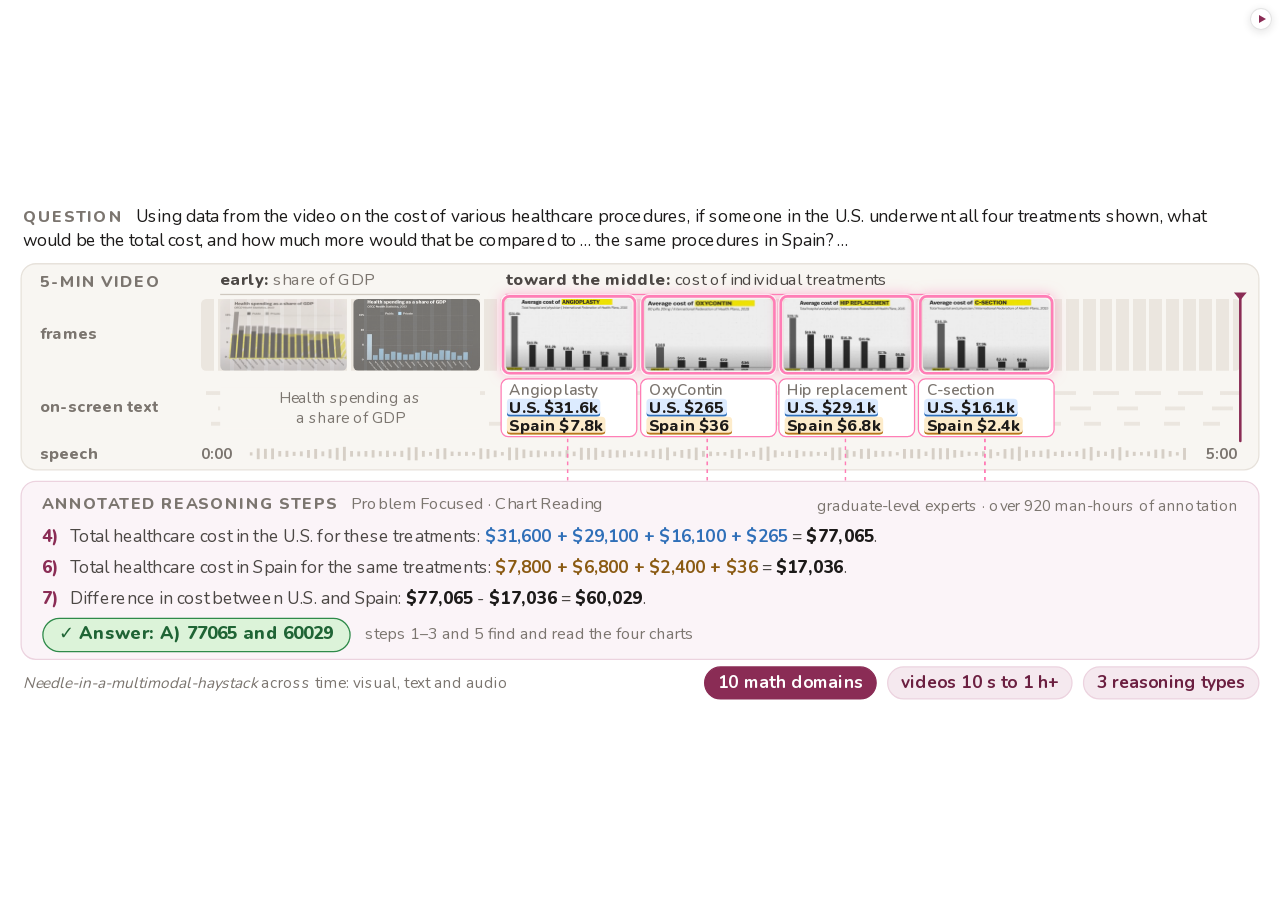
<file: assets/viz/videomathqa.html>
<!doctype html>
<html lang="en">
<head>
<meta charset="utf-8">
<meta name="viewport" content="width=device-width, initial-scale=1">
<title>VideoMathQA: needles across time</title>
<link rel="stylesheet" href="viz.css">
<style>
  /* One benchmark question over a 5-minute video. The clues ("needles") are four charts
     scattered through the video's frames and on-screen text; the annotated steps combine them.
     Canvas: 1000 x 400 (5:2). Timeline: x 140..952 inside the panel (812 px = 5 min). */
  .stage { width: 1000px; height: 400px; }
  .lbl { font-size: 12.5px; }

  .query { left: 18px; top: 9px; width: 964px; font-size: 13.5px; line-height: 1.38; color: var(--ink); }
  .query .lbl { margin-right: 10px; }

  .panel { left: 16px; top: 54px; width: 968px; height: 162px; }
  .panel > * { position: absolute; }
  .plbl { left: 14px; top: 6px; white-space: nowrap; }
  .tlbl { left: 14px; font-size: 12.5px; font-weight: 800; color: var(--ink-3); white-space: nowrap; }

  .ctx { top: 4px; font-size: 13px; color: var(--ink-3); white-space: nowrap; border-bottom: 1.5px solid #cfc8bf; padding-bottom: 1px; }
  .ctx b { color: var(--ink-2); font-weight: 800; }
  .ctx.key { color: var(--ink-2); border-bottom-color: var(--detect); }

  .film { left: 140px; top: 27px; width: 812px; height: 56px; border-radius: 4px;
          background: repeating-linear-gradient(90deg, #ebe6df 0 10px, #f8f6f2 10px 13px); }
  .thumb { top: 27px; width: 99px; height: 56px; }
  .thumb img { width: 99px; height: 56px; border-radius: 4px; }
  .thumb.dim img { opacity: 0.55; }
  .ring { position: absolute; inset: -3px; border-radius: 6px; border: 2px solid var(--detect);
          box-shadow: 0 0 0 1px rgba(255,255,255,0.8), 0 0 10px rgba(255,126,182,0.6); }

  .texttrack { left: 140px; top: 89px; width: 812px; height: 46px; border-radius: 4px;
               background: repeating-linear-gradient(90deg, transparent 0 4px, #ebe6df 4px 24px, transparent 24px 33px) 0 10px / 100% 3px no-repeat,
                           repeating-linear-gradient(90deg, transparent 0 13px, #ebe6df 13px 29px, transparent 29px 37px) 0 22px / 100% 3px no-repeat,
                           repeating-linear-gradient(90deg, transparent 0 8px, #ebe6df 8px 21px, transparent 21px 31px) 0 34px / 100% 3px no-repeat; }
  .gdptext { left: 155px; top: 96px; width: 203px; text-align: center; font-size: 12px; line-height: 1.35; color: var(--ink-3);
             background: var(--tint); }
  .note { top: 89px; width: 107px; height: 46px; border-radius: 6px; background: #fff; border: 1.5px solid var(--detect);
          font-size: 12.5px; line-height: 14px; font-weight: 800; color: var(--ink); padding: 1px 0 0 6px; white-space: nowrap; overflow: hidden; }
  .note .t { font-size: 12px; font-weight: 600; color: var(--ink-3); letter-spacing: -0.01em; }
  .note .v { position: relative; display: inline-block; padding: 0 2px; margin-left: -2px; border-radius: 3px; }
  .note .v > i { position: absolute; inset: 0; border-radius: 3px; z-index: -1; }
  .note { isolation: isolate; }
  .us > i { background: var(--blue-soft); box-shadow: inset 0 -1.5px 0 var(--blue); }
  .es > i { background: var(--amber-soft); box-shadow: inset 0 -1.5px 0 var(--amber); }

  .speech { left: 178px; top: 141px; width: 736px; height: 14px; fill: #d6cfc6; }
  .ends { top: 140px; font-size: 12px; font-weight: 700; color: var(--ink-3); font-variant-numeric: tabular-nums; }

  .ph { top: 23px; width: 2px; height: 116px; background: var(--accent); border-radius: 1px; z-index: 3;
        left: calc(139px + 812px * clamp(0, (var(--t, 99) - 0.2) / 2.4, 1)); }
  .ph::before { content: ""; position: absolute; left: -4px; top: -1px; border: 5px solid transparent; border-top: 6px solid var(--accent); border-bottom: 0; }

  .wires { left: 0; top: 0; width: 1000px; height: 400px; pointer-events: none; overflow: visible; }

  /* ---- annotated steps ---- */
  .card { left: 16px; top: 224px; width: 968px; height: 140px; border-radius: 12px; border: 1px solid #ecd3df; background: #fbf4f8; }
  .card > * { position: absolute; }
  .chead { left: 16px; top: 9px; white-space: nowrap; display: flex; align-items: baseline; gap: 10px; }
  .chead .sub { font-size: 13px; color: var(--ink-3); }
  .step { left: 16px; font-size: 13.5px; color: var(--ink-2); white-space: nowrap; }
  .step .n { display: inline-block; width: 22px; font-weight: 800; color: var(--accent); }
  .step b { color: var(--ink); font-weight: 800; }
  .step .cu { color: var(--blue); font-weight: 700; }
  .step .ce { color: #8a5a12; font-weight: 700; }
  .answer { left: 16px; top: 106px; display: flex; align-items: center; gap: 6px; padding: 3px 12px; border-radius: 999px;
            background: var(--green-soft); border: 1.5px solid var(--green); color: #1f6435; font-size: 14px; font-weight: 800; white-space: nowrap; }
  .aside { left: 268px; top: 111px; font-size: 12.5px; color: var(--ink-3); white-space: nowrap; }
  .card .fine { right: 16px; top: 112px; font-size: 12px; color: var(--ink-3); white-space: nowrap; }

  .scale-note { left: 18px; top: 374px; font-size: 12px; color: var(--ink-3); }
  .badge { right: 16px; top: 369px; display: flex; gap: 8px; }
  .badge .chip { font-size: 13.5px; }
</style>
</head>
<body>
<div class="stage" data-loop="11" role="img"
     aria-label="VideoMathQA: a needle-in-a-multimodal-haystack benchmark. Over a 5-minute video with frames, on-screen text and speech, the clues for one question are four bar charts toward the middle of the video: U.S. and Spain costs of angioplasty, OxyContin, hip replacement and C-section. Annotated steps add the U.S. costs to 77,065 dollars and the Spain costs to 17,036 dollars, and take the difference, 60,029 dollars: answer A. The benchmark covers 10 math domains, videos from 10 seconds to over an hour, and 3 reasoning types.">

  <div class="query"><span class="lbl">Question</span>Using data from the video on the cost of various healthcare procedures, if someone in the U.S. underwent all four treatments shown, what would be the total cost, and how much more would that be compared to … the same procedures in Spain? …</div>

  <!-- ===== the haystack: one 5-minute video, three streams ===== -->
  <div class="panel">
    <div class="lbl plbl">5-min video</div>
    <div class="tlbl" style="top:46px">frames</div>
    <div class="tlbl" style="top:103px">on-screen text</div>
    <div class="tlbl" style="top:140px">speech</div>

    <div class="ctx" data-cue="0.35" style="left:155px;width:203px"><b>early:</b> share of GDP</div>
    <div class="ctx key" data-cue="0.9" style="left:378px;width:425px"><b>toward the middle:</b> cost of individual treatments</div>

    <div class="film"></div>
    <div class="thumb dim" style="left:155px"><img class="frame" src="img/videomathqa/gdp1.jpg" alt=""></div>
    <div class="thumb dim" style="left:259px"><img class="frame" src="img/videomathqa/gdp2.jpg" alt=""></div>
    <div class="thumb" style="left:378px"><img class="frame" src="img/videomathqa/angio.jpg" alt=""><span class="ring pop" data-cue="1.05"></span></div>
    <div class="thumb" style="left:487px"><img class="frame" src="img/videomathqa/oxy.jpg" alt=""><span class="ring pop" data-cue="1.37"></span></div>
    <div class="thumb" style="left:595px"><img class="frame" src="img/videomathqa/hip.jpg" alt=""><span class="ring pop" data-cue="1.69"></span></div>
    <div class="thumb" style="left:704px"><img class="frame" src="img/videomathqa/csec.jpg" alt=""><span class="ring pop" data-cue="2.02"></span></div>

    <div class="texttrack"></div>
    <div class="gdptext">Health spending as<br>a share of GDP</div>
    <div class="note pop" data-cue="1.15" style="left:374px"><span class="t">Angioplasty</span><br><span class="v us"><i data-cue="3.0"></i>U.S. $31.6k</span><br><span class="v es"><i data-cue="4.1"></i>Spain $7.8k</span></div>
    <div class="note pop" data-cue="1.45" style="left:483px"><span class="t">OxyContin</span><br><span class="v us"><i data-cue="3.0"></i>U.S. $265</span><br><span class="v es"><i data-cue="4.1"></i>Spain $36</span></div>
    <div class="note pop" data-cue="1.75" style="left:591px"><span class="t">Hip replacement</span><br><span class="v us"><i data-cue="3.0"></i>U.S. $29.1k</span><br><span class="v es"><i data-cue="4.1"></i>Spain $6.8k</span></div>
    <div class="note pop" data-cue="2.05" style="left:700px"><span class="t">C-section</span><br><span class="v us"><i data-cue="3.0"></i>U.S. $16.1k</span><br><span class="v es"><i data-cue="4.1"></i>Spain $2.4k</span></div>

    <svg class="speech" viewBox="0 0 656 14" preserveAspectRatio="none" aria-hidden="true"><rect x="0" y="5.8" width="2" height="2.5"/><rect x="5" y="2.8" width="2" height="8.4"/><rect x="10" y="3.1" width="2" height="7.8"/><rect x="15" y="2.8" width="2" height="8.4"/><rect x="20" y="4.8" width="2" height="4.3"/><rect x="25" y="4.6" width="2" height="4.8"/><rect x="30" y="5.4" width="2" height="3.2"/><rect x="35" y="5.1" width="2" height="3.8"/><rect x="40" y="4.0" width="2" height="6.1"/><rect x="45" y="3.2" width="2" height="7.7"/><rect x="50" y="5.1" width="2" height="3.8"/><rect x="55" y="3.4" width="2" height="7.1"/><rect x="60" y="2.3" width="2" height="9.3"/><rect x="65" y="1.5" width="2" height="10.9"/><rect x="70" y="4.8" width="2" height="4.4"/><rect x="75" y="5.1" width="2" height="3.9"/><rect x="80" y="4.8" width="2" height="4.4"/><rect x="85" y="4.1" width="2" height="5.8"/><rect x="90" y="4.9" width="2" height="4.1"/><rect x="95" y="4.5" width="2" height="5.0"/><rect x="100" y="5.2" width="2" height="3.6"/><rect x="105" y="4.6" width="2" height="4.8"/><rect x="110" y="2.0" width="2" height="10.0"/><rect x="115" y="1.8" width="2" height="10.3"/><rect x="120" y="4.7" width="2" height="4.6"/><rect x="125" y="5.6" width="2" height="2.9"/><rect x="130" y="3.1" width="2" height="7.8"/><rect x="135" y="2.6" width="2" height="8.7"/><rect x="140" y="5.2" width="2" height="3.5"/><rect x="145" y="5.4" width="2" height="3.2"/><rect x="150" y="5.4" width="2" height="3.2"/><rect x="155" y="5.6" width="2" height="2.7"/><rect x="160" y="2.7" width="2" height="8.5"/><rect x="165" y="3.3" width="2" height="7.5"/><rect x="170" y="4.4" width="2" height="5.2"/><rect x="175" y="5.6" width="2" height="2.8"/><rect x="180" y="2.0" width="2" height="10.0"/><rect x="185" y="2.2" width="2" height="9.5"/><rect x="190" y="3.6" width="2" height="6.8"/><rect x="195" y="4.5" width="2" height="5.0"/><rect x="200" y="4.3" width="2" height="5.4"/><rect x="205" y="5.1" width="2" height="3.9"/><rect x="210" y="4.7" width="2" height="4.6"/><rect x="215" y="5.0" width="2" height="4.1"/><rect x="220" y="4.1" width="2" height="5.8"/><rect x="225" y="5.2" width="2" height="3.6"/><rect x="230" y="2.2" width="2" height="9.5"/><rect x="235" y="2.5" width="2" height="9.0"/><rect x="240" y="2.3" width="2" height="9.4"/><rect x="245" y="4.6" width="2" height="4.9"/><rect x="250" y="3.7" width="2" height="6.5"/><rect x="255" y="4.3" width="2" height="5.5"/><rect x="260" y="4.2" width="2" height="5.6"/><rect x="265" y="5.3" width="2" height="3.3"/><rect x="270" y="4.3" width="2" height="5.3"/><rect x="275" y="5.0" width="2" height="4.0"/><rect x="280" y="3.8" width="2" height="6.5"/><rect x="285" y="3.0" width="2" height="8.0"/><rect x="290" y="2.0" width="2" height="10.0"/><rect x="295" y="5.2" width="2" height="3.6"/><rect x="300" y="4.0" width="2" height="6.1"/><rect x="305" y="3.2" width="2" height="7.6"/><rect x="310" y="2.1" width="2" height="9.8"/><rect x="315" y="4.7" width="2" height="4.6"/><rect x="320" y="5.2" width="2" height="3.6"/><rect x="325" y="5.6" width="2" height="2.9"/><rect x="330" y="5.6" width="2" height="2.8"/><rect x="335" y="3.8" width="2" height="6.5"/><rect x="340" y="3.1" width="2" height="7.8"/><rect x="345" y="5.7" width="2" height="2.7"/><rect x="350" y="4.7" width="2" height="4.6"/><rect x="355" y="2.2" width="2" height="9.5"/><rect x="360" y="1.3" width="2" height="11.3"/><rect x="365" y="4.2" width="2" height="5.6"/><rect x="370" y="5.3" width="2" height="3.4"/><rect x="375" y="4.6" width="2" height="4.8"/><rect x="380" y="3.9" width="2" height="6.3"/><rect x="385" y="5.0" width="2" height="4.0"/><rect x="390" y="5.0" width="2" height="4.1"/><rect x="395" y="5.5" width="2" height="3.0"/><rect x="400" y="5.4" width="2" height="3.3"/><rect x="405" y="2.1" width="2" height="9.9"/><rect x="410" y="2.0" width="2" height="9.9"/><rect x="415" y="3.7" width="2" height="6.7"/><rect x="420" y="4.9" width="2" height="4.3"/><rect x="425" y="3.2" width="2" height="7.6"/><rect x="430" y="2.9" width="2" height="8.1"/><rect x="435" y="4.6" width="2" height="4.8"/><rect x="440" y="4.8" width="2" height="4.4"/><rect x="445" y="4.9" width="2" height="4.2"/><rect x="450" y="5.7" width="2" height="2.5"/><rect x="455" y="3.2" width="2" height="7.6"/><rect x="460" y="3.5" width="2" height="6.9"/><rect x="465" y="3.3" width="2" height="7.5"/><rect x="470" y="5.2" width="2" height="3.5"/><rect x="475" y="2.6" width="2" height="8.8"/><rect x="480" y="2.6" width="2" height="8.7"/><rect x="485" y="2.6" width="2" height="8.7"/><rect x="490" y="4.0" width="2" height="6.0"/><rect x="495" y="4.5" width="2" height="5.0"/><rect x="500" y="5.3" width="2" height="3.3"/><rect x="505" y="5.5" width="2" height="3.0"/><rect x="510" y="5.0" width="2" height="4.0"/><rect x="515" y="3.5" width="2" height="7.0"/><rect x="520" y="5.6" width="2" height="2.9"/><rect x="525" y="3.3" width="2" height="7.4"/><rect x="530" y="2.7" width="2" height="8.7"/><rect x="535" y="1.4" width="2" height="11.1"/><rect x="540" y="4.1" width="2" height="5.7"/><rect x="545" y="4.7" width="2" height="4.6"/><rect x="550" y="4.5" width="2" height="5.0"/><rect x="555" y="3.5" width="2" height="7.1"/><rect x="560" y="5.4" width="2" height="3.3"/><rect x="565" y="4.6" width="2" height="4.9"/><rect x="570" y="5.3" width="2" height="3.4"/><rect x="575" y="4.8" width="2" height="4.3"/><rect x="580" y="2.9" width="2" height="8.2"/><rect x="585" y="1.7" width="2" height="10.5"/><rect x="590" y="4.6" width="2" height="4.8"/><rect x="595" y="5.3" width="2" height="3.4"/><rect x="600" y="3.3" width="2" height="7.4"/><rect x="605" y="1.8" width="2" height="10.3"/><rect x="610" y="4.4" width="2" height="5.1"/><rect x="615" y="5.4" width="2" height="3.2"/><rect x="620" y="5.6" width="2" height="2.7"/><rect x="625" y="5.1" width="2" height="3.8"/><rect x="630" y="3.7" width="2" height="6.6"/><rect x="635" y="3.4" width="2" height="7.3"/><rect x="640" y="4.8" width="2" height="4.4"/><rect x="645" y="5.7" width="2" height="2.6"/><rect x="650" y="2.4" width="2" height="9.3"/></svg>
    <div class="ends" style="left:140px">0:00</div>
    <div class="ends" style="left:925px">5:00</div>
    <div class="ph"></div>
  </div>

  <svg class="wires" viewBox="0 0 1000 400" aria-hidden="true">
    <g stroke="var(--detect)" stroke-width="1.5" stroke-dasharray="3 3" fill="none">
      <path class="drop" data-cue="2.4" d="M 443.5 191 L 443.5 224"/>
      <path class="drop" data-cue="2.4" d="M 552.5 191 L 552.5 224"/>
      <path class="drop" data-cue="2.4" d="M 660.5 191 L 660.5 224"/>
      <path class="drop" data-cue="2.4" d="M 769.5 191 L 769.5 224"/>
    </g>
  </svg>

  <!-- ===== the annotated multi-step reasoning ===== -->
  <div class="card">
    <div class="chead"><span class="lbl">Annotated reasoning steps</span><span class="sub">Problem Focused · Chart Reading</span></div>
    <div class="fine" style="top:11px">graduate-level experts · over 920 man-hours of annotation</div>
    <div class="step wipe" data-cue="3.0" style="top:34px"><span class="n">4)</span>Total healthcare cost in the U.S. for these treatments: <span class="cu">$31,600 + $29,100 + $16,100 + $265</span> = <b>$77,065</b>.</div>
    <div class="step wipe" data-cue="4.1" style="top:58px"><span class="n">6)</span>Total healthcare cost in Spain for the same treatments: <span class="ce">$7,800 + $6,800 + $2,400 + $36</span> = <b>$17,036</b>.</div>
    <div class="step wipe" data-cue="5.2" style="top:82px"><span class="n">7)</span>Difference in cost between U.S. and Spain: <b>$77,065</b> - <b>$17,036</b> = <b>$60,029</b>.</div>
    <div class="answer pop" data-cue="6.1">✓ Answer: A) 77065 and 60029</div>
    <div class="aside rise" data-cue="6.4">steps 1–3 and 5 find and read the four charts</div>
  </div>

  <div class="scale-note"><i>Needle-in-a-multimodal-haystack</i> across time: visual, text and audio</div>
  <div class="badge rise" data-cue="7.0">
    <span class="chip accent">10 math domains</span>
    <span class="chip soft">videos 10 s to 1 h+</span>
    <span class="chip soft">3 reasoning types</span>
  </div>
</div>
<script src="viz.js"></script>
</body>
</html>
</file>
<file: assets/css/style.css>
/* ==========================================================================
   Hanoona Rasheed — profile page
   Plain CSS, no build step. Colors, fonts and sizes live in :root below.
   ========================================================================== */

/* Nunito (SIL Open Font License), self-hosted from assets/fonts */
@font-face {
  font-family: "Nunito";
  font-style: normal;
  font-weight: 400 800;
  font-display: swap;
  src: url("../fonts/nunito-latin-ext.woff2") format("woff2");
  unicode-range: U+0100-02BA, U+02BD-02C5, U+02C7-02CC, U+02CE-02D7, U+02DD-02FF, U+0304, U+0308, U+0329, U+1D00-1DBF, U+1E00-1E9F, U+1EF2-1EFF, U+2020, U+20A0-20AB, U+20AD-20C4, U+2113, U+2C60-2C7F, U+A720-A7FF;
}
@font-face {
  font-family: "Nunito";
  font-style: normal;
  font-weight: 400 800;
  font-display: swap;
  src: url("../fonts/nunito-latin.woff2") format("woff2");
  unicode-range: U+0000-00FF, U+0131, U+0152-0153, U+02BB-02BC, U+02C6, U+02DA, U+02DC, U+0304, U+0308, U+0329, U+2000-206F, U+20AC, U+2122, U+2191, U+2193, U+2212, U+2215, U+FEFF, U+FFFD;
}

:root {
  --bg: #fefefc;  /* almost white with a trace of warmth (originally #f8f6f2) */
  --surface: #ffffff;
  --ink: #1c1a19;
  --ink-2: #4b4744;
  --ink-3: #7b756f;
  --line: #e7e2db;
  --accent: #8a2c55;
  --accent-strong: #6b1f40;
  --accent-soft: #f5e9ef;

  --font: "Nunito", system-ui, -apple-system, "Segoe UI", Roboto, sans-serif;

  --radius: 14px;
  --maxw: 1180px;
}

*, *::before, *::after { box-sizing: border-box; }

html { -webkit-text-size-adjust: 100%; scroll-behavior: smooth; }

body {
  margin: 0;
  background: var(--bg);
  color: var(--ink);
  font: 16px/1.6 var(--font);
  -webkit-font-smoothing: antialiased;
  text-rendering: optimizeLegibility;
}

img, video { max-width: 100%; display: block; }

a {
  color: var(--accent);
  text-decoration: none;
  text-underline-offset: 3px;
  text-decoration-thickness: 1px;
}
a:hover { text-decoration: underline; }

:focus-visible {
  outline: 2px solid var(--accent);
  outline-offset: 3px;
  border-radius: 4px;
}

.container {
  max-width: var(--maxw);
  margin: 0 auto;
  padding: 0 32px;
}

h1, h2, h3 { text-wrap: balance; }
.project h3 { text-wrap: pretty; }  /* fill each line; only avoid a lone last word */

h2 {
  margin: 0;
  font-size: clamp(22px, 2.4vw, 26px);
  font-weight: 800;
  line-height: 1.2;
  letter-spacing: -0.01em;
}

/* ---------- Intro ---------- */

.hero { padding: 48px 0 40px; }

.hero-grid {
  display: grid;
  grid-template-columns: minmax(0, 1fr) 250px;
  gap: 44px;
  align-items: center;
}

h1 {
  margin: 0 0 10px;
  font-size: clamp(34px, 4.4vw, 46px);
  font-weight: 800;
  line-height: 1.08;
  letter-spacing: -0.02em;
}

.bio {
  margin: 0;
  color: var(--ink-2);
}
.bio + .bio { margin-top: 10px; }
/* Bio justified, like the project descriptions */
.bio { text-align: justify; }
.viz-note[hidden] { display: none; }
.bio a { white-space: nowrap; }
.bio strong { color: var(--accent); font-weight: 700; }

.buttons {
  display: flex;
  flex-wrap: wrap;
  gap: 8px;
  margin-top: 20px;
}

.btn {
  display: inline-flex;
  align-items: center;
  gap: 8px;
  padding: 8px 15px;
  border: 1px solid var(--line);
  border-radius: 999px;
  background: var(--surface);
  color: var(--ink);
  font-size: 14.5px;
  font-weight: 700;
  transition: border-color 0.15s ease, background-color 0.15s ease;
}
.btn svg { width: 16px; height: 16px; flex: none; }
.btn:hover { border-color: var(--ink); text-decoration: none; }
.btn.primary { background: var(--ink); border-color: var(--ink); color: #fff; }
.btn.primary:hover { background: var(--accent-strong); border-color: var(--accent-strong); }
.btn .count {
  margin: -2px -7px -2px 2px;
  padding: 2px 9px;
  border-radius: 999px;
  background: rgba(255, 255, 255, 0.16);
  font-size: 13px;
}

.portrait {
  position: relative;
  margin: 0;
  isolation: isolate;
}
.portrait::before {
  content: "";
  position: absolute;
  inset: 16px -16px -16px 16px;
  z-index: -1;
  border-radius: 20px;
  background: var(--accent-soft);
}
.portrait-frame {
  position: relative;
  overflow: hidden;
  border-radius: 18px;
  box-shadow: 0 24px 50px -28px rgba(20, 15, 10, 0.5);
}
.portrait img {
  width: 100%;
  height: auto;
  aspect-ratio: 2 / 3;
  object-fit: cover;
}


/* ---------- Sections ---------- */

.section {
  padding: 36px 0;
  border-top: 1px solid var(--line);
}

.section-head {
  display: flex;
  align-items: baseline;
  justify-content: space-between;
  gap: 16px;
  margin-bottom: 12px;
}
.section-head a { font-size: 14.5px; font-weight: 700; white-space: nowrap; }
.head-left { display: flex; align-items: baseline; flex-wrap: wrap; gap: 4px 14px; }
.viz-note { display: inline-flex; align-items: center; gap: 7px; font-size: 14px; font-weight: 600; color: var(--ink-3); }
.viz-note::before {
  content: "";
  border-left: 7px solid var(--accent);
  border-top: 4.5px solid transparent;
  border-bottom: 4.5px solid transparent;
}

/* ---------- News: one line per item, full width ---------- */

.news {
  margin: 0;
  padding: 0;
  list-style: none;
}
.news li {
  display: flex;
  align-items: baseline;
  gap: 16px;
  padding: 7px 0;
  border-bottom: 1px solid var(--line);
}
.news li:last-child { border-bottom: 0; }
.news time {
  flex: none;
  width: 72px;
  font-size: 14.5px;
  font-weight: 700;
  color: var(--ink-3);
  font-variant-numeric: tabular-nums;
}
.news .item { flex: 1; color: var(--ink-2); }
.news .item a { font-weight: 700; }

/* ---------- Projects: full-width title, figure left, text right ---------- */

.project {
  padding: 22px 0;
  border-top: 1px solid var(--line);
}
.project:first-of-type { border-top: 0; padding-top: 6px; }
.project:last-of-type { padding-bottom: 0; }

.project h3 {
  margin: 0 0 8px;
  font-size: 20.5px;
  font-weight: 800;
  line-height: 1.3;
  letter-spacing: -0.005em;
}
.project h3 a { color: var(--accent); }
.project h3 a:hover { color: var(--accent-strong); text-decoration: underline; text-decoration-thickness: 2px; }
/* the venue tag sits right after the title (it moves with the last word when the title wraps) */
.project h3 .venue { margin: 0 0 0 10px; }

.venue {
  display: inline-block;
  margin-right: 10px;
  padding: 2px 9px;
  border-radius: 999px;
  background: var(--accent-soft);
  color: var(--accent-strong);
  font-size: 11.5px;
  font-weight: 800;
  letter-spacing: 0.06em;
  text-transform: uppercase;
  vertical-align: 2px;
}

.project-body {
  display: grid;
  grid-template-columns: minmax(0, 64fr) minmax(0, 36fr);
  gap: 28px;
  align-items: center;
}

/* Every project gets the same 5:2 animated visualization (assets/viz/<project>.html). */
.visual {
  display: block;
  overflow: hidden;
  background: var(--surface);
  border: 1px solid var(--line);
  border-radius: var(--radius);
  transition: box-shadow 0.2s ease, border-color 0.2s ease;
}
.visual:hover {
  border-color: #d9d1c7;
  box-shadow: 0 18px 36px -24px rgba(30, 20, 10, 0.4);
}
.viz {
  display: block;
  width: 100%;
  aspect-ratio: 5 / 2;
  border: 0;
  background: var(--surface);
}
/* Still image of each teaser: shown on phones (and if scripts are off). On larger screens the
   script adds .viz-live to <html>, loads the animated teaser and hides the still. */
.viz-still { display: block; width: 100%; height: auto; aspect-ratio: 5 / 2; object-fit: cover; }
html:not(.viz-live) .viz { display: none; }
.viz-live .viz-still { display: none; }

.project-text { min-width: 0; }
/* Each project has a one-sentence summary (.desc-short) that replaces the full text on phones */
.project .desc-short { display: none; }
@media (max-width: 640px), (hover: none) and (max-height: 500px) {
  .project .desc { display: none; }
  .project .desc.desc-short { display: block; font-size: 14px; line-height: 1.55; }
  .project h3 { font-size: 16.5px; }
  .project h3 .venue { font-size: 10px; margin-left: 8px; }
  .links a { font-size: 12.5px; padding: 2px 10px; }
}

.project .desc {
  margin: 0 0 12px;
  font-size: 15px;
  line-height: 1.6;
  color: var(--ink-2);
  text-align: justify;
  hyphens: auto;
  -webkit-hyphens: auto;
}

.links {
  display: flex;
  flex-wrap: wrap;
  gap: 6px;
  margin: 0;
  padding: 0;
  list-style: none;
}
.links a {
  display: inline-block;
  padding: 3px 11px;
  border: 1px solid var(--line);
  border-radius: 999px;
  background: var(--surface);
  color: var(--ink-2);
  font-size: 13px;
  font-weight: 700;
}
.links a:hover {
  border-color: var(--accent);
  color: var(--accent);
  text-decoration: none;
}

/* ---------- Beyond research ---------- */

.moment {
  display: grid;
  grid-template-columns: 150px minmax(0, 1fr);
  gap: 24px;
  align-items: center;
  max-width: 760px;
  padding: 14px;
  background: var(--surface);
  border: 1px solid var(--line);
  border-radius: var(--radius);
}
/* Small clickable thumbnail */
.video-thumb {
  position: relative;
  display: block;
  width: 100%;
  aspect-ratio: 9 / 16;
  padding: 0;
  overflow: hidden;
  border: 0;
  border-radius: 10px;
  background: #000;
  cursor: pointer;
}
.video-thumb img {
  width: 100%;
  height: 100%;
  object-fit: cover;
  transition: transform 0.3s ease;
}
.video-thumb:hover img { transform: scale(1.04); }
.video-thumb .play {
  position: absolute;
  inset: 0;
  display: grid;
  place-items: center;
  width: 52px;
  height: 52px;
  margin: auto;
  border-radius: 50%;
  background: rgba(255, 255, 255, 0.92);
  box-shadow: 0 6px 20px rgba(0, 0, 0, 0.35);
  transition: transform 0.2s ease;
}
.video-thumb:hover .play { transform: scale(1.08); }
.video-thumb .play svg { width: 24px; height: 24px; margin-left: 3px; fill: var(--accent); }

/* Enlarged video (opens on click) */
.video-dialog {
  padding: 0;
  overflow: visible;
  border: 0;
  background: transparent;
  max-width: none;
  max-height: none;
}
.video-dialog::backdrop {
  background: rgba(15, 12, 10, 0.85);
  -webkit-backdrop-filter: blur(4px);
  backdrop-filter: blur(4px);
}
.video-dialog video {
  height: min(88vh, 1280px);
  width: auto;
  max-width: 94vw;
  aspect-ratio: 9 / 16;
  border-radius: 14px;
  background: #000;
  box-shadow: 0 30px 80px rgba(0, 0, 0, 0.6);
}
.dialog-close {
  position: absolute;
  top: 10px;
  right: 10px;
  z-index: 1;
  width: 36px;
  height: 36px;
  border: 0;
  border-radius: 50%;
  background: rgba(0, 0, 0, 0.55);
  color: #fff;
  font: 700 22px/1 var(--font);
  cursor: pointer;
}
.dialog-close:hover { background: var(--accent); }
.moment .venue { margin-bottom: 8px; }
.moment h3 {
  margin: 0 0 6px;
  font-size: 19px;
  font-weight: 800;
  line-height: 1.3;
}
.moment p {
  margin: 0 0 8px;
  font-size: 15px;
  color: var(--ink-2);
}
.moment .credit { margin: 0; font-size: 14px; color: var(--ink-3); }
.moment .credit a { font-weight: 700; }
.moment .watch a { font-weight: 700; }

/* "In the news": articles about me, listed under the commencement card */
.press { margin-top: 22px; }
.press h3 { margin: 0 0 4px; font-size: 17px; font-weight: 800; }
.press .src { margin-left: 8px; font-size: 13.5px; color: var(--ink-3); white-space: nowrap; }
.press .src::before { content: "· "; }

/* ---------- Footer ---------- */

.site-footer {
  padding: 22px 0 32px;
  border-top: 1px solid var(--line);
  font-size: 14px;
  color: var(--ink-3);
}
.footer-row {
  display: flex;
  flex-wrap: wrap;
  justify-content: space-between;
  gap: 10px 24px;
}
.footer-row nav { display: flex; flex-wrap: wrap; gap: 6px 20px; }
.footer-row nav a { color: var(--ink-2); font-weight: 700; }
.footer-row nav a:hover { color: var(--accent); }

/* ---------- Responsive ---------- */

/* Mid-size screens: a slightly smaller title so it still fits beside the teaser */
@media (max-width: 1180px) and (min-width: 901px) {
  .project h3 { font-size: 19px; }
  .project .desc { font-size: 14px; line-height: 1.55; }
}

@media (max-width: 900px) {
  .hero { padding: 32px 0 32px; }
  .hero-grid { grid-template-columns: 1fr; gap: 28px; }
  .portrait { order: -1; max-width: 200px; }
  .portrait::before { inset: 12px -12px -12px 12px; }
  .portrait img { aspect-ratio: 4 / 5; object-position: 50% 12%; }

  .project-body { grid-template-columns: 1fr; gap: 12px; }
  /* one column: title first, then the teaser, then the text */
  .project-text { display: contents; }
  .project h3 { order: -1; margin: 0; }
  .project .desc { margin: 0; }
}

@media (max-width: 640px) {
  .container { padding: 0 20px; }
  /* Smaller type scale on phones */
  h1 { font-size: 30px; }
  h2 { font-size: 20px; }
  .bio { font-size: 14.5px; }
  .btn { font-size: 13.5px; }
  .moment h3 { font-size: 17px; }
  .moment p { font-size: 14px; }
  .moment .credit { font-size: 13px; }
  .site-footer { font-size: 13px; }
  /* Justified on phones too; word breaks and wrapping links keep the gaps between words small */
  .bio { hyphens: auto; -webkit-hyphens: auto; }
  .bio a { white-space: normal; }
  .section { padding: 28px 0; }
  /* News and "In the news": smaller text, date kept in a narrow column on the left */
  .news li { gap: 10px; padding: 6px 0; }
  .news time { width: 56px; font-size: 12px; }
  .news .item { font-size: 13.5px; line-height: 1.45; }
  .press h3 { font-size: 16px; }
  .press .src { margin-left: 6px; font-size: 12px; }
  .moment { grid-template-columns: 90px minmax(0, 1fr); gap: 14px; align-items: start; padding: 12px; }
  .moment .venue { font-size: 10.5px; letter-spacing: 0.04em; white-space: nowrap; }
}

/* Rows fade up gently as they scroll into view. Only rows that start below the
   screen are hidden (by the script), so nothing can get stuck invisible. */
.reveal { transition: opacity 0.6s ease, transform 0.6s ease; }
.reveal.pending { opacity: 0; transform: translateY(16px); }

@media (prefers-reduced-motion: reduce) {
  html { scroll-behavior: auto; }
  .visual, .btn { transition: none; }
  .visual:hover { transform: none; }
  .reveal { transition: none; }
}
</file>
<file: assets/viz/viz.css>
/* ==========================================================================
   Shared style for the project visualizations (assets/viz/*.html).
   Each visualization is a fixed-size "stage" (5:2: 1000 x 400, or 1600 x 640 for the
   explainer clips; set in each file) that scales to fit its frame,
   so every project on the page gets exactly the same size and look.

   Animation model (see viz.js): any element with data-cue="SECONDS" appears
   at that moment of the loop (and data-off="SECONDS" hides it again).
   Without JavaScript, or with reduced motion, everything simply shows in
   its finished state, so the resting frame is always complete.
   ========================================================================== */

@font-face {
  font-family: "Nunito";
  font-style: normal;
  font-weight: 400 800;
  font-display: swap;
  src: url("../fonts/nunito-latin.woff2") format("woff2");
}
@font-face {
  font-family: "Nunito";
  font-style: normal;
  font-weight: 400 800;
  font-display: swap;
  src: url("../fonts/nunito-latin-ext.woff2") format("woff2");
  unicode-range: U+0100-02BA, U+02BD-02C5, U+02C7-02CC, U+02CE-02D7, U+02DD-02FF, U+1E00-1E9F, U+2020, U+20A0-20AB, U+20AD-20C4, U+2113, U+2C60-2C7F, U+A720-A7FF;
}

:root {
  /* the site's palette */
  --ink: #1c1a19;
  --ink-2: #4b4744;
  --ink-3: #7b756f;
  --line: #e7e2db;
  --paper: #ffffff;
  --tint: #f8f6f2;
  --accent: #8a2c55;
  --accent-soft: #f5e9ef;

  /* categorical marks (pastel fill + strong stroke), GLaMM-caption style */
  --blue: #2f6fb8;    --blue-soft: #dcebff;
  --green: #2f8a4a;   --green-soft: #dcf3d9;
  --pink: #c2417a;    --pink-soft: #ffe0ec;
  --amber: #b7791f;   --amber-soft: #fdeccb;
  --violet: #6b4fc8;  --violet-soft: #e8e0ff;
  --detect: #ff7eb6;  /* same pink as the detection box on the portrait */

  --font: "Nunito", system-ui, -apple-system, "Segoe UI", Roboto, sans-serif;
  --mono: ui-monospace, "SF Mono", Menlo, Consolas, monospace;
}

* { box-sizing: border-box; }

html, body {
  margin: 0;
  width: 100%;
  height: 100%;
  overflow: hidden;
  background: var(--paper);
  color: var(--ink);
  font-family: var(--font);
  font-size: 14px;
  line-height: 1.35;
  -webkit-font-smoothing: antialiased;
}

/* Fixed design canvas: 800 x 400, scaled by viz.js */
.stage {
  position: absolute;
  left: 0;
  top: 0;
  width: 800px;
  height: 400px;
  overflow: hidden;
  transform-origin: 0 0;
}
.stage > * { position: absolute; }

/* ---------- Shared atoms ---------- */

.lbl {
  font-size: 11.5px;
  font-weight: 800;
  letter-spacing: 0.08em;
  text-transform: uppercase;
  color: var(--ink-3);
}

.chip {
  display: inline-flex;
  align-items: center;
  gap: 6px;
  padding: 3px 10px;
  border-radius: 999px;
  border: 1px solid var(--line);
  background: var(--tint);
  color: var(--ink-2);
  font-size: 13px;
  font-weight: 700;
  white-space: nowrap;
}
.chip.accent { background: var(--accent); border-color: var(--accent); color: #fff; }
.chip.soft { background: var(--accent-soft); border-color: #ecd3df; color: var(--accent-strong, #6b1f40); }

.panel {
  background: var(--tint);
  border: 1px solid var(--line);
  border-radius: 12px;
}

.frame {
  display: block;
  border-radius: 5px;
  object-fit: cover;
  background: #ddd;
}

.mono { font-family: var(--mono); }

/* ---------- Animation ---------- */

/* Elements with data-cue are hidden until their cue (only while animating). */
.anim [data-cue] {
  transition: opacity 0.4s ease, transform 0.5s cubic-bezier(0.2, 0.8, 0.2, 1), clip-path 0.6s ease;
}
.anim [data-cue]:not(.on) { opacity: 0; }
.anim .pop[data-cue]:not(.on) { transform: scale(0.55); }
.anim .rise[data-cue]:not(.on) { transform: translateY(10px); }
.anim .wipe[data-cue] { clip-path: inset(0 0 0 0); }
.anim .wipe[data-cue]:not(.on) { clip-path: inset(0 100% 0 0); opacity: 1; }
.anim .drop[data-cue] { clip-path: inset(0 0 0 0); }
.anim .drop[data-cue]:not(.on) { clip-path: inset(0 0 100% 0); opacity: 1; }

/* Debug/screenshot mode (#t=SECONDS): no transitions, state frozen at that time */
.frozen [data-cue] { transition: none !important; }

@media (prefers-reduced-motion: reduce) {
  *, *::before, *::after { animation: none !important; transition: none !important; }
}

/* ---------- Hover to play ---------- */

/* At rest nothing moves: CSS loops are switched off, so each piece shows its
   static (finished) frame until the pointer is over it. */
.idle *, .idle *::before, .idle *::after { animation: none !important; }

.viz-hint {
  position: fixed;
  top: 8px;
  right: 8px;
  z-index: 50;
  display: grid;
  place-items: center;
  width: 22px;
  height: 22px;
  border-radius: 50%;
  background: rgba(255, 255, 255, 0.92);
  border: 1px solid rgba(28, 26, 25, 0.12);
  box-shadow: 0 2px 8px rgba(28, 26, 25, 0.12);
  pointer-events: none;
  transition: opacity 0.25s ease;
}
.viz-hint::before {
  content: "";
  margin-left: 2px;
  border-left: 7px solid #8a2c55;
  border-top: 4.5px solid transparent;
  border-bottom: 4.5px solid transparent;
}
.viz-hint.touch { right: auto; left: 8px; }
.viz-hint.br { top: auto; bottom: 8px; }  /* data-hint="bottom-right": for clips with a label in the top-right corner */
.playing .viz-hint { opacity: 0; }
</file>
